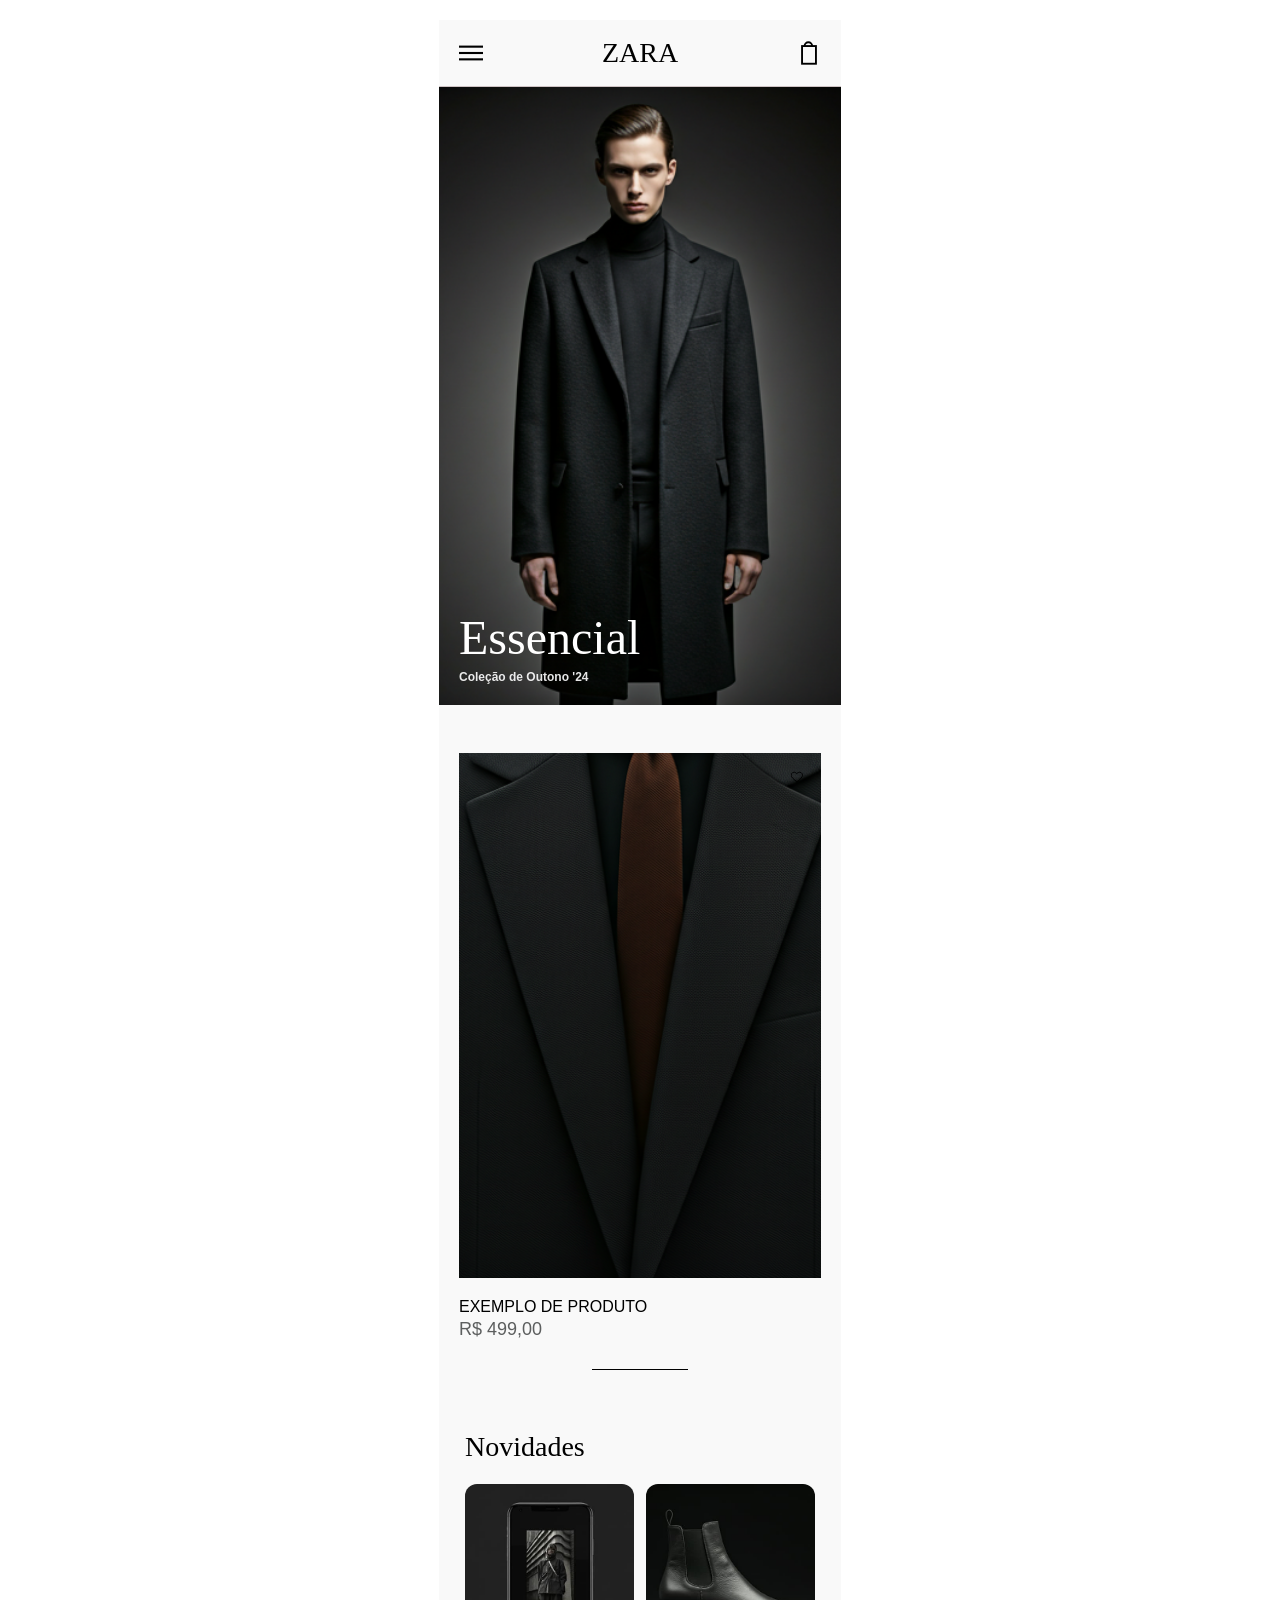
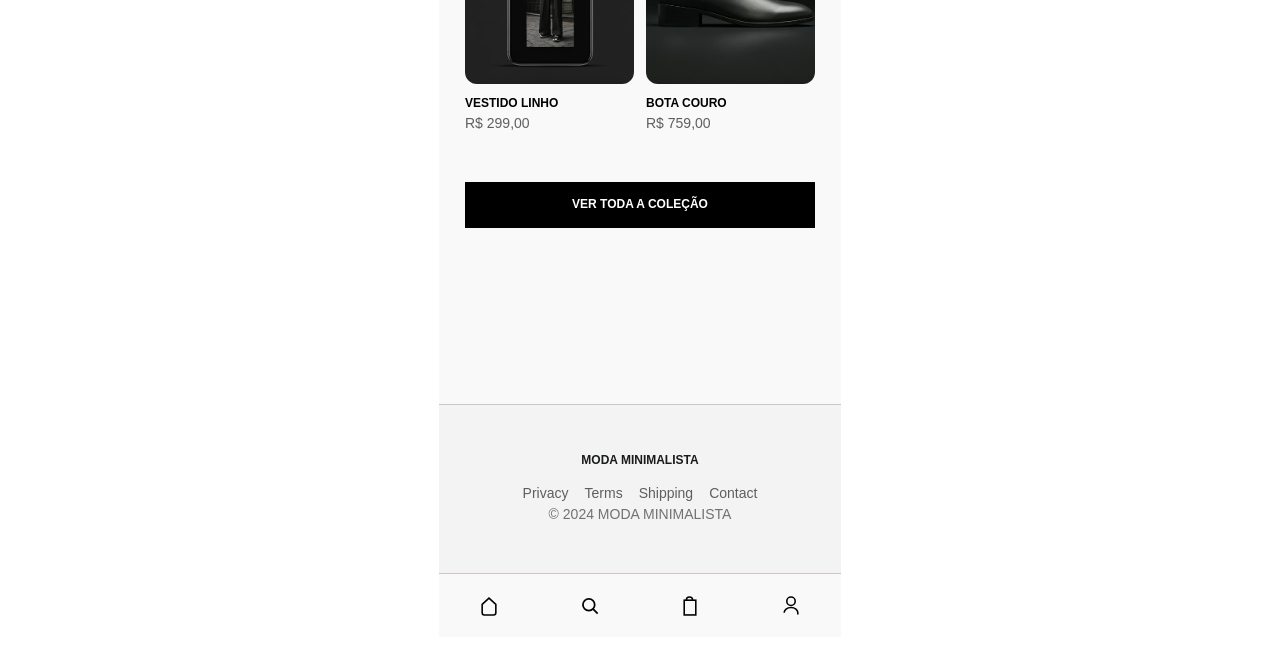
<file: index.html>
<!doctype html>
<html lang="pt-BR">
<head>
  <meta charset="utf-8" />
  <meta name="viewport" content="width=device-width, initial-scale=1" />
  <title>Zara - Wireframe</title>
  <link rel="stylesheet" href="style.css">
</head>
<body>
  <script src="script.js"></script>
  <div class="stage">
    <div class="frame" data-name="Tela Inicial - iPhone 17">
      
      <!-- Header - TopAppBar -->
      <div class="frame" data-name="Header - TopAppBar from JSON">
        <div class="frame" data-name="Container">
          <button class="header-icon" data-name="Menu" aria-label="Menu">
            <svg width="17" height="11" viewBox="0 0 17 11" fill="none">
              <line x1="0" y1="1" x2="17" y2="1" stroke="#000" stroke-width="1.5"/>
              <line x1="0" y1="5.5" x2="17" y2="5.5" stroke="#000" stroke-width="1.5"/>
              <line x1="0" y1="10" x2="17" y2="10" stroke="#000" stroke-width="1.5"/>
            </svg>
          </button>
        </div>
        <div class="frame" data-name="Heading 1">
          <div class="text" data-name="ZARA">ZARA</div>
        </div>
        <div class="frame" data-name="Container">
          <button class="header-icon" data-name="ShoppingBag" aria-label="Shopping Bag">
            <svg width="15" height="19" viewBox="0 0 15 19" fill="none">
              <rect x="2" y="4" width="11" height="14" stroke="#000" stroke-width="1.5"/>
              <path d="M4 4C4 2.34315 5.34315 1 7 1C8.65685 1 10 2.34315 10 4" stroke="#000" stroke-width="1.5" stroke-linecap="round"/>
            </svg>
          </button>
        </div>
      </div>

      <!-- Main Content -->
      <div class="frame" data-name="Main">
        
        <!-- Hero Section -->
        <div class="frame" data-name="Hero Section">
          <div class="frame" data-name="[base64]">
            <img class="hero-image" src="assets/figma/hero-image.png" alt="Coleção de Outono" />
          </div>
          <div class="frame" data-name="Container">
            <div class="frame" data-name="Heading 1">
              <div class="text" data-name="Essencial">Essencial</div>
            </div>
            <div class="frame" data-name="Container">
              <div class="text" data-name="Coleção de Outono '24">Coleção de Outono '24</div>
            </div>
          </div>
        </div>

        <!-- Featured Product Section -->
        <div class="frame" data-name="Featured Product Section (As per wireframe IMAGE_5)">
          <div class="frame" data-name="Container">
            <div class="frame" data-name="Background">
              <div class="frame" data-name="[base64]">
                <img class="featured-image" src="assets/figma/featured-product.png" alt="Exemplo de produto" />
              </div>
              <button class="featured-heart" aria-label="Favoritar">
                <svg width="20" height="18" viewBox="0 0 20 18" fill="none" xmlns="http://www.w3.org/2000/svg">
                  <path d="M10 17s-6.5-4.3-9-8.5C-0.9 5.2 1.4 1 5 1c1.9 0 3.6 1 4.5 2.5C10.9 2 12.6 1 14.5 1c3.6 0 5.9 4.2 4 7.5C16.5 12.7 10 17 10 17z" stroke="#000" stroke-width="1.5" fill="none" stroke-linecap="round" stroke-linejoin="round"/>
                </svg>
              </button>
            </div>
            <div class="frame" data-name="Container">
              <div class="frame" data-name="Container">
                <div class="frame" data-name="Heading 3">
                  <div class="text" data-name="EXEMPLO DE PRODUTO">EXEMPLO DE PRODUTO</div>
                </div>
                <div class="frame" data-name="Container">
                  <div class="text" data-name="R$ 499,00">R$ 499,00</div>
                </div>
              </div>
            </div>
          </div>
          <div class="rectangle" data-name="Horizontal Divider (Inspired by wireframe line)"></div>
        </div>

        <!-- Asymmetric Grid Section -->
        <div class="frame" data-name="Asymmetric Grid Section">
          <div class="frame" data-name="Container">
            <div class="frame" data-name="Heading 2">
              <div class="text" data-name="Novidades">Novidades</div>
            </div>
          </div>

          <div class="frame" data-name="Container">
            <div class="frame" data-name="Background">
              <div class="frame" data-name="[base64]">
                <img class="product-image" src="assets/figma/product1.png" alt="Vestido Linho" />
              </div>
            </div>
            <div class="frame" data-name="Container">
              <div class="frame" data-name="Container">
                <div class="text" data-name="VESTIDO LINHO">VESTIDO LINHO</div>
              </div>
              <div class="frame" data-name="Container">
                <div class="text" data-name="R$ 299,00">R$ 299,00</div>
              </div>
            </div>
          </div>

          <div class="frame" data-name="Container">
            <div class="frame" data-name="Background">
              <div class="frame" data-name="[base64]">
                <img class="product-image" src="assets/figma/product2.png" alt="Bota Couro" />
              </div>
            </div>
            <div class="frame" data-name="Container">
              <div class="frame" data-name="Container">
                <div class="text" data-name="BOTA COURO">BOTA COURO</div>
              </div>
              <div class="frame" data-name="Container">
                <div class="text" data-name="R$ 759,00">R$ 759,00</div>
              </div>
            </div>
          </div>
        </div>

        <!-- CTA Button -->
        <div class="frame" data-name="CTA Section → Button">
          <div class="text" data-name="VER TODA A COLEÇÃO">VER TODA A COLEÇÃO</div>
        </div>

      </div>

      <!-- Footer -->
      <div class="frame" data-name="Footer Component">
        <div class="frame" data-name="Container">
          <div class="text" data-name="MODA MINIMALISTA">MODA MINIMALISTA</div>
        </div>
        <div class="frame" data-name="Nav:margin">
          <div class="frame" data-name="Nav">
            <div class="frame" data-name="Link">
              <div class="text" data-name="Privacy">Privacy</div>
            </div>
            <div class="frame" data-name="Link:margin">
              <div class="frame" data-name="Link">
                <div class="text" data-name="Terms">Terms</div>
              </div>
            </div>
            <div class="frame" data-name="Link:margin">
              <div class="frame" data-name="Link">
                <div class="text" data-name="Shipping">Shipping</div>
              </div>
            </div>
            <div class="frame" data-name="Link:margin">
              <div class="frame" data-name="Link">
                <div class="text" data-name="Contact">Contact</div>
              </div>
            </div>
          </div>
        </div>
        <div class="frame" data-name="Margin">
          <div class="text" data-name="© 2024 MODA MINIMALISTA">© 2024 MODA MINIMALISTA</div>
        </div>
      </div>

      <!-- Bottom Navigation Bar -->
      <div class="frame" data-name="BottomNavBar Component">
        <button class="bottom-nav-icon" aria-label="Home">
          <svg width="17" height="19" viewBox="0 0 17 19" fill="none">
            <path d="M2 8L8.5 2L15 8V16C15 17.1046 14.1046 18 13 18H4C2.89543 18 2 17.1046 2 16V8Z" stroke="#000" stroke-width="1.5" fill="none"/>
          </svg>
        </button>
        <button class="bottom-nav-icon" aria-label="Search">
          <svg width="17" height="17" viewBox="0 0 17 17" fill="none">
            <circle cx="7.5" cy="7.5" r="5" stroke="#000" stroke-width="1.5" fill="none"/>
            <line x1="11" y1="11" x2="15" y2="15" stroke="#000" stroke-width="1.5"/>
          </svg>
        </button>
        <button class="bottom-nav-icon" aria-label="Bag">
          <svg width="15" height="19" viewBox="0 0 15 19" fill="none">
            <rect x="2" y="4" width="11" height="14" stroke="#000" stroke-width="1.5"/>
            <path d="M4 4C4 2.34315 5.34315 1 7 1C8.65685 1 10 2.34315 10 4" stroke="#000" stroke-width="1.5" stroke-linecap="round"/>
          </svg>
        </button>
        <button class="bottom-nav-icon" aria-label="Profile">
          <svg width="17" height="19" viewBox="0 0 17 19" fill="none">
            <circle cx="8.5" cy="5" r="4" stroke="#000" stroke-width="1.5" fill="none"/>
            <path d="M2 16C2 13.2386 4.68629 11 8.5 11C12.3137 11 15 13.2386 15 16V17.5" stroke="#000" stroke-width="1.5" fill="none"/>
          </svg>
        </button>
      </div>

    </div>
  </div>
</body>
</html>
</file>
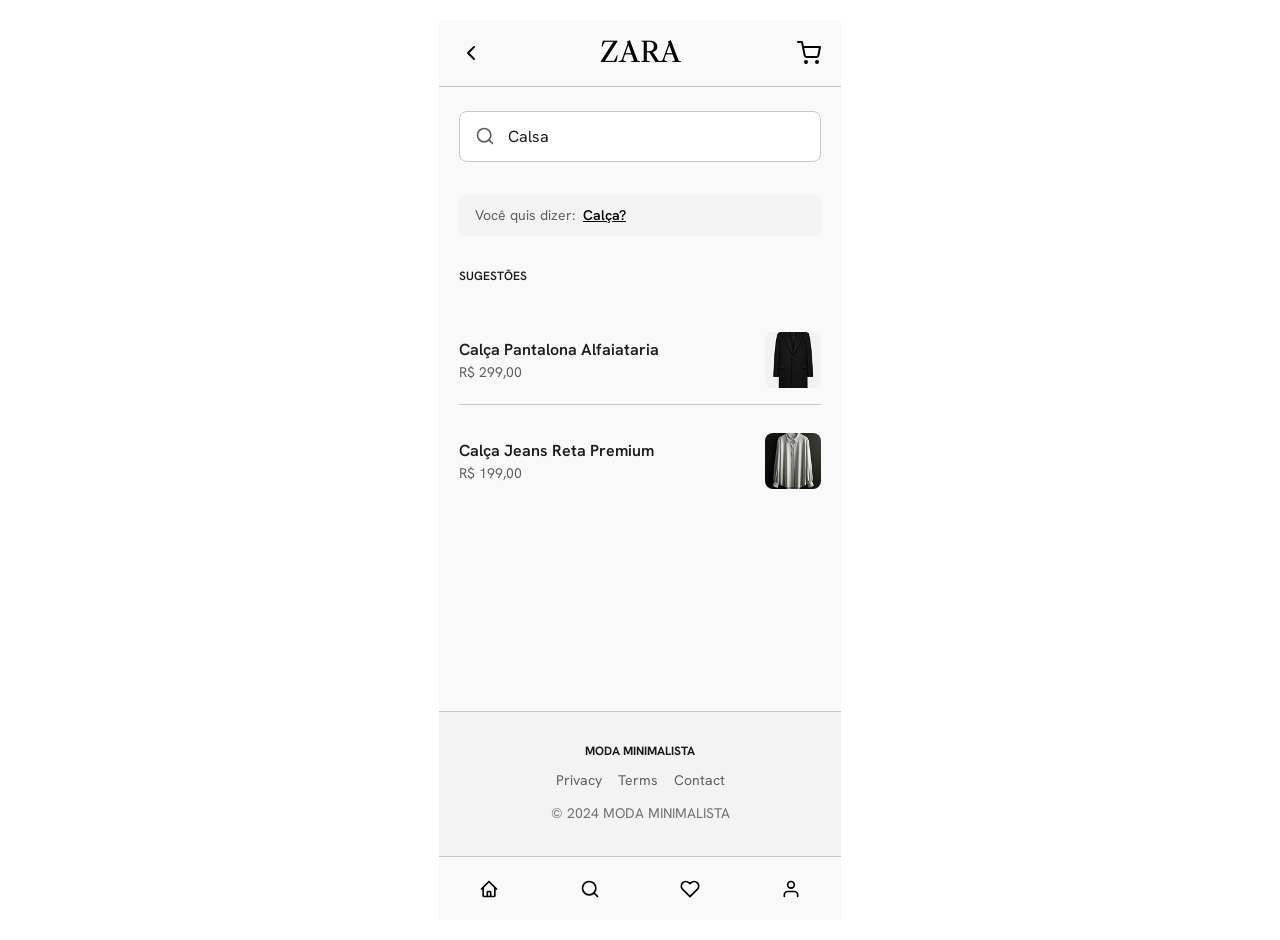
<file: busca.html>
<!DOCTYPE html>
<html lang="pt-BR">
<head>
  <meta charset="UTF-8">
  <meta name="viewport" content="width=device-width, initial-scale=1.0">
  <title>ZARA · Busca</title>
  <!-- Fonte Hanken Grotesk + Libre Caslon Text -->
  <link rel="preconnect" href="https://fonts.googleapis.com">
  <link rel="preconnect" href="https://fonts.gstatic.com" crossorigin>
  <link href="https://fonts.googleapis.com/css2?family=Hanken+Grotesk:ital,wght@0,400;0,500;0,600;0,700;1,400&family=Libre+Caslon+Text:ital,wght@0,400;0,700;1,400&display=swap" rel="stylesheet">
  <link rel="stylesheet" href="style.css">
</head>
<body>
    <script src="script.js"></script>
  <div class="stage">
    <div class="search-frame">

      <!-- HEADER -->
      <div class="search-header">
        <button class="header-icon" aria-label="Voltar">
          <svg viewBox="0 0 24 24" fill="none" stroke="currentColor" stroke-width="2" stroke-linecap="round" stroke-linejoin="round">
            <polyline points="15 18 9 12 15 6"></polyline>
          </svg>
        </button>
        <span class="search-logo">ZARA</span>
        <button class="header-icon" aria-label="Carrinho">
          <svg viewBox="0 0 24 24" fill="none" stroke="currentColor" stroke-width="2" stroke-linecap="round" stroke-linejoin="round">
            <circle cx="9" cy="21" r="1"></circle>
            <circle cx="20" cy="21" r="1"></circle>
            <path d="M1 1h4l2.68 13.39a2 2 0 0 0 2 1.61h9.72a2 2 0 0 0 2-1.61L23 6H6"></path>
          </svg>
        </button>
      </div>

      <!-- MAIN -->
      <div class="search-main">

        <!-- Search input -->
        <div class="search-input-wrapper">
          <span class="search-icon">
            <svg viewBox="0 0 24 24" fill="none" stroke="currentColor" stroke-width="2" stroke-linecap="round" stroke-linejoin="round">
              <circle cx="11" cy="11" r="8"></circle>
              <line x1="21" y1="21" x2="16.65" y2="16.65"></line>
            </svg>
          </span>
          <input type="text" placeholder="Buscar..." value="Calsa">
        </div>

        <!-- "Você quis dizer" -->
        <div class="search-suggestion">
          <span class="did-you-mean">Você quis dizer:</span>
          <span class="correction">Calça?</span>
        </div>

        <!-- Suggestions -->
        <p class="search-suggestions-title">SUGESTÕES</p>

        <div class="search-suggestions">
          <a href="#" class="search-suggestion-item">
            <div class="product-info">
              <span class="product-name">Calça Pantalona Alfaiataria</span>
              <span class="product-price">R$ 299,00</span>
            </div>
            <div class="product-thumb">
              <img src="assets/figma/Luxury fashion item.png" alt="Calça Pantalona">
            </div>
          </a>

          <a href="#" class="search-suggestion-item">
            <div class="product-info">
              <span class="product-name">Calça Jeans Reta Premium</span>
              <span class="product-price">R$ 199,00</span>
            </div>
            <div class="product-thumb">
              <img src="assets/figma/Luxury apparel.png" alt="Calça Jeans">
            </div>
          </a>
        </div>

      </div>

      <!-- FOOTER -->
      <div class="search-footer">
        <p class="footer-brand">MODA MINIMALISTA</p>
        <div class="footer-nav">
          <a href="#">Privacy</a>
          <a href="#">Terms</a>
          <a href="#">Contact</a>
        </div>
        <p class="footer-copy">© 2024 MODA MINIMALISTA</p>
      </div>

      <!-- BOTTOM NAV -->
      <div class="bottom-nav">
        <button class="nav-icon" aria-label="Início">
          <svg viewBox="0 0 24 24" fill="none" stroke="currentColor" stroke-width="2" stroke-linecap="round" stroke-linejoin="round">
            <path d="M3 12l2-2m0 0l7-7 7 7M5 10v10a1 1 0 001 1h3m10-11l2 2m-2-2v10a1 1 0 01-1 1h-3m-6 0a1 1 0 001-1v-4a1 1 0 011-1h2a1 1 0 011 1v4a1 1 0 001 1m-6 0h6"></path>
          </svg>
        </button>
        <button class="nav-icon" aria-label="Busca">
          <svg viewBox="0 0 24 24" fill="none" stroke="currentColor" stroke-width="2" stroke-linecap="round" stroke-linejoin="round">
            <circle cx="11" cy="11" r="8"></circle>
            <line x1="21" y1="21" x2="16.65" y2="16.65"></line>
          </svg>
        </button>
        <button class="nav-icon" aria-label="Favoritos">
          <svg viewBox="0 0 24 24" fill="none" stroke="currentColor" stroke-width="2" stroke-linecap="round" stroke-linejoin="round">
            <path d="M20.84 4.61a5.5 5.5 0 00-7.78 0L12 5.67l-1.06-1.06a5.5 5.5 0 00-7.78 7.78l1.06 1.06L12 21.23l7.78-7.78 1.06-1.06a5.5 5.5 0 000-7.78z"></path>
          </svg>
        </button>
        <button class="nav-icon" aria-label="Perfil">
          <svg viewBox="0 0 24 24" fill="none" stroke="currentColor" stroke-width="2" stroke-linecap="round" stroke-linejoin="round">
            <path d="M20 21v-2a4 4 0 00-4-4H8a4 4 0 00-4 4v2"></path>
            <circle cx="12" cy="7" r="4"></circle>
          </svg>
        </button>
      </div>

    </div>
  </div>
</body>
</html>
</file>
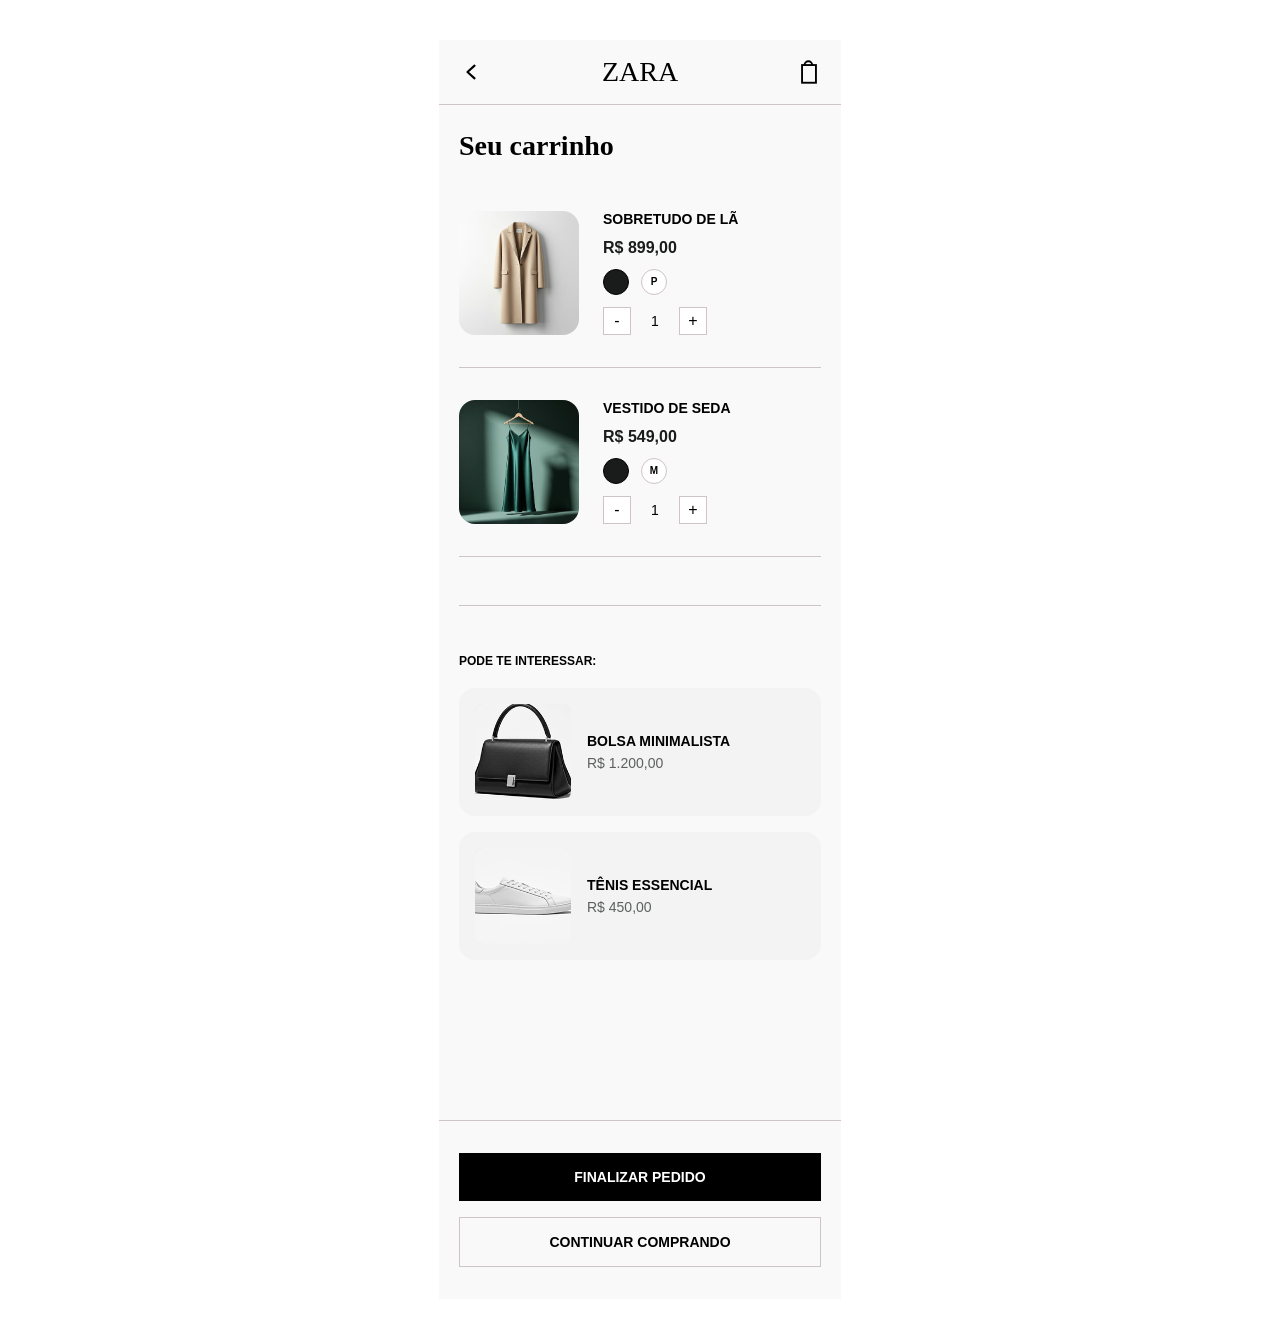
<file: cart.html>
<!doctype html>
<html lang="pt-BR">
<head>
  <meta charset="utf-8" />
  <meta name="viewport" content="width=device-width, initial-scale=1" />
  <title>Zara - Carrinho</title>
  <link rel="stylesheet" href="style.css">
</head>
<body>
  <script src="script.js"></script>
  <div class="cart-stage">
    <div class="cart-frame">
      <header class="cart-topbar">
        <button class="header-icon" aria-label="Voltar">
          <svg width="17" height="17" viewBox="0 0 17 17" fill="none" xmlns="http://www.w3.org/2000/svg">
            <path d="M11 4L6 8.5L11 13" stroke="#000" stroke-width="1.5" stroke-linecap="round" stroke-linejoin="round"/>
          </svg>
        </button>
        <div class="cart-logo">ZARA</div>
        <button class="header-icon" aria-label="Carrinho">
          <svg width="15" height="19" viewBox="0 0 15 19" fill="none" xmlns="http://www.w3.org/2000/svg">
            <rect x="2" y="4" width="11" height="14" stroke="#000" stroke-width="1.5"/>
            <path d="M4 4C4 2.34315 5.34315 1 7 1C8.65685 1 10 2.34315 10 4" stroke="#000" stroke-width="1.5" stroke-linecap="round"/>
          </svg>
        </button>
      </header>

      <main class="cart-main">
        <section class="cart-headline">
          <h1>Seu carrinho</h1>
        </section>

        <section class="cart-items-list">
          <article class="cart-item">
            <div class="cart-item-media">
              <img src="assets/figma/cart-item-1.png" alt="Sobretudo de Lã" />
            </div>
            <div class="cart-item-info">
              <div class="cart-item-title">SOBRETUDO DE LÃ</div>
              <div class="cart-item-price">R$ 899,00</div>
              <div class="cart-item-selectors">
                <div class="cart-selector color-swatch"></div>
                <div class="cart-selector size-pill">P</div>
              </div>
              <div class="cart-quantity">
                <button aria-label="Diminuir">-</button>
                <span>1</span>
                <button aria-label="Aumentar">+</button>
              </div>
            </div>
          </article>

          <article class="cart-item">
            <div class="cart-item-media">
              <img src="assets/figma/cart-item-2.png" alt="Vestido de Seda" />
            </div>
            <div class="cart-item-info">
              <div class="cart-item-title">VESTIDO DE SEDA</div>
              <div class="cart-item-price">R$ 549,00</div>
              <div class="cart-item-selectors">
                <div class="cart-selector color-swatch"></div>
                <div class="cart-selector size-pill">M</div>
              </div>
              <div class="cart-quantity">
                <button aria-label="Diminuir">-</button>
                <span>1</span>
                <button aria-label="Aumentar">+</button>
              </div>
            </div>
          </article>
        </section>

        <section class="recommendation-section">
          <h2>Pode te interessar:</h2>
          <div class="recommendation-list">
            <article class="recommendation-card">
              <div class="recommendation-background">
                <img src="assets/figma/recommended-1.png" alt="Bolsa Minimalista" />
              </div>
              <div class="recommendation-content">
                <div class="recommendation-name">BOLSA MINIMALISTA</div>
                <div class="recommendation-price">R$ 1.200,00</div>
              </div>
            </article>
            <article class="recommendation-card">
              <div class="recommendation-background">
                <img src="assets/figma/recommended-2.png" alt="Tênis Essencial" />
              </div>
              <div class="recommendation-content">
                <div class="recommendation-name">TÊNIS ESSENCIAL</div>
                <div class="recommendation-price">R$ 450,00</div>
              </div>
            </article>
          </div>
        </section>
      </main>

      <footer class="cart-sticky-footer">
        <button class="cart-action primary">Finalizar Pedido</button>
        <button class="cart-action secondary">Continuar comprando</button>
      </footer>
    </div>
  </div>
</body>
</html>
</file>
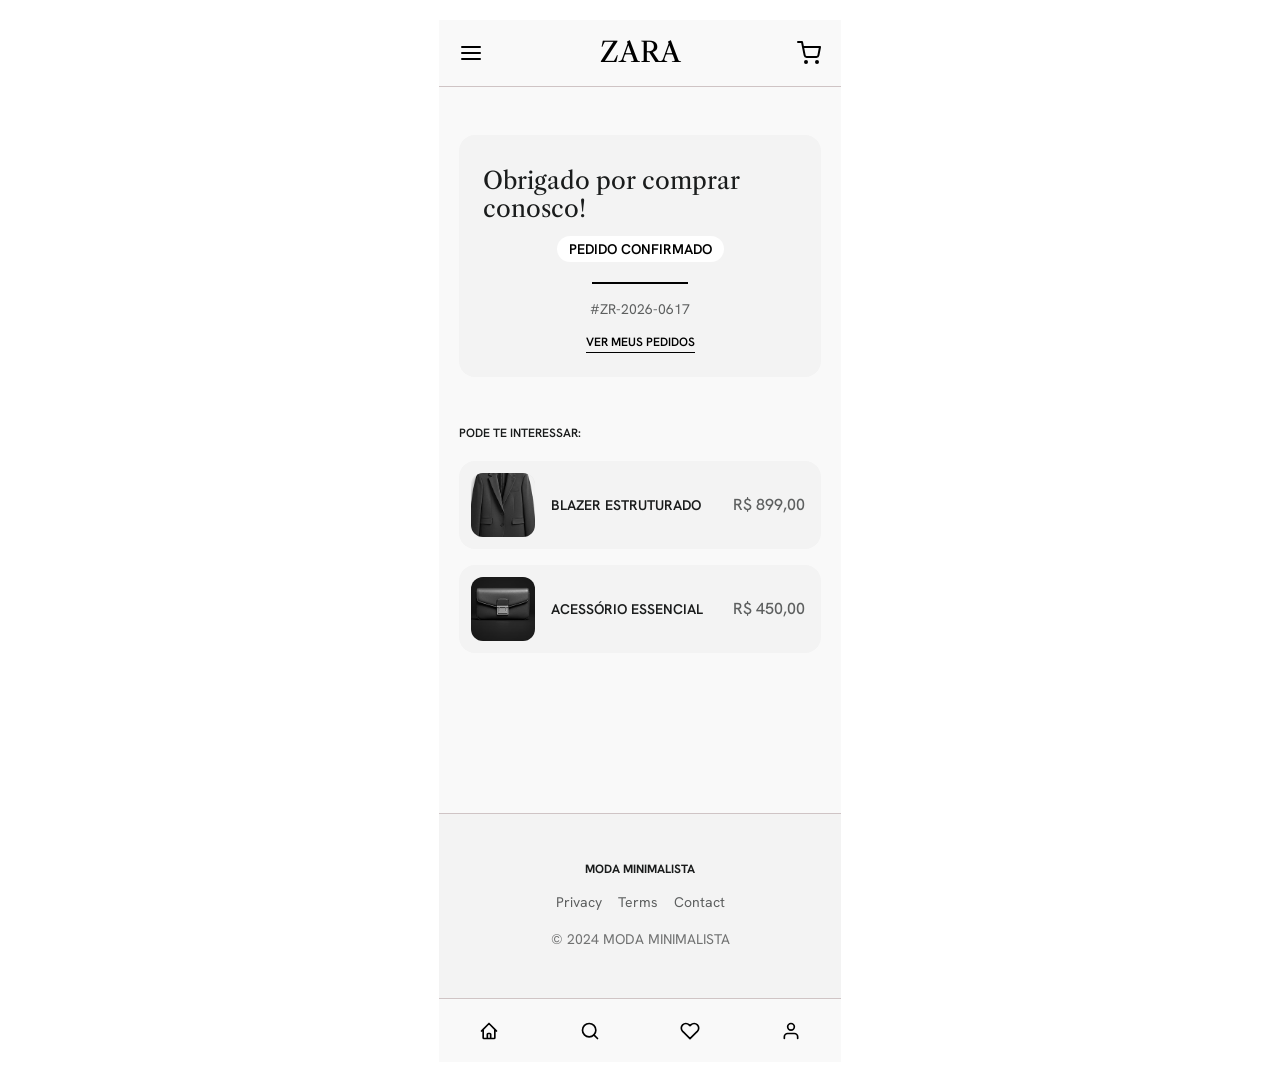
<file: confirmation.html>
<!DOCTYPE html>
<html lang="pt-BR">
<head>
  <meta charset="UTF-8">
  <meta name="viewport" content="width=device-width, initial-scale=1.0">
  <title>ZARA · Pedido Confirmado</title>
  <!-- Fonte Hanken Grotesk + Libre Caslon Text -->
  <link rel="preconnect" href="https://fonts.googleapis.com">
  <link rel="preconnect" href="https://fonts.gstatic.com" crossorigin>
  <link href="https://fonts.googleapis.com/css2?family=Hanken+Grotesk:ital,wght@0,400;0,500;0,600;0,700;1,400&family=Libre+Caslon+Text:ital,wght@0,400;0,700;1,400&display=swap" rel="stylesheet">
<link rel="stylesheet" href="style.css">
</head>
<body>
    <script src="script.js"></script>
  <div class="stage">
    <!-- Tela de finalização (confirmação) -->
    <div class="finalize-frame">
      
      <!-- HEADER (igual ao style.css) -->
      <div class="finalize-header">
        <button class="header-icon" aria-label="Menu">
          <svg viewBox="0 0 24 24" fill="none" stroke="currentColor" stroke-width="2" stroke-linecap="round" stroke-linejoin="round">
            <line x1="3" y1="6" x2="21" y2="6"></line>
            <line x1="3" y1="12" x2="21" y2="12"></line>
            <line x1="3" y1="18" x2="21" y2="18"></line>
          </svg>
        </button>
        <span class="finalize-logo">ZARA</span>
        <button class="header-icon" aria-label="Carrinho">
          <svg viewBox="0 0 24 24" fill="none" stroke="currentColor" stroke-width="2" stroke-linecap="round" stroke-linejoin="round">
            <circle cx="9" cy="21" r="1"></circle>
            <circle cx="20" cy="21" r="1"></circle>
            <path d="M1 1h4l2.68 13.39a2 2 0 0 0 2 1.61h9.72a2 2 0 0 0 2-1.61L23 6H6"></path>
          </svg>
        </button>
      </div>

      <!-- MAIN -->
      <div class="finalize-main">

        <!-- Card de confirmação -->
        <div class="confirmation-card">
          <p class="thank-you">Obrigado por comprar conosco!</p>
          <p class="order-status">PEDIDO CONFIRMADO</p>
          <div class="divider"></div>
          <p class="order-number">#ZR-2026-0617</p>
          <a href="#" class="cta-link">Ver meus pedidos</a>
        </div>

        <!-- Pode te interessar -->
        <div class="also-like">
          <p class="section-label">Pode te interessar:</p>
          <div class="product-row">
            <div class="product-item">
              <div class="product-thumb">
                <img src="assets/figma/Recommended Product 1.png" alt="BLAZER ESTRUTURADO">
              </div>
              <div class="product-info">
                <span class="product-name">BLAZER ESTRUTURADO</span>
                <span class="product-price">R$ 899,00</span>
              </div>
            </div>
            <div class="product-item">
              <div class="product-thumb">
                <img src="assets/figma/Recommended Product 2.png" alt="ACESSÓRIO ESSENCIAL">
              </div>
              <div class="product-info">
                <span class="product-name">ACESSÓRIO ESSENCIAL</span>
                <span class="product-price">R$ 450,00</span>
              </div>
            </div>
          </div>
        </div>

      </div>

      <!-- FOOTER (igual ao da home) -->
      <div class="finalize-footer">
        <p class="footer-brand">MODA MINIMALISTA</p>
        <div class="footer-nav">
          <a href="#">Privacy</a>
          <a href="#">Terms</a>
          <a href="#">Contact</a>
        </div>
        <p class="footer-copy">© 2024 MODA MINIMALISTA</p>
      </div>

      <!-- Bottom Navigation (igual ao style.css) -->
      <div class="bottom-nav">
        <button class="nav-icon" aria-label="Início">
          <svg viewBox="0 0 24 24" fill="none" stroke="currentColor" stroke-width="2" stroke-linecap="round" stroke-linejoin="round">
            <path d="M3 12l2-2m0 0l7-7 7 7M5 10v10a1 1 0 001 1h3m10-11l2 2m-2-2v10a1 1 0 01-1 1h-3m-6 0a1 1 0 001-1v-4a1 1 0 011-1h2a1 1 0 011 1v4a1 1 0 001 1m-6 0h6"></path>
          </svg>
        </button>
        <button class="nav-icon" aria-label="Busca">
          <svg viewBox="0 0 24 24" fill="none" stroke="currentColor" stroke-width="2" stroke-linecap="round" stroke-linejoin="round">
            <circle cx="11" cy="11" r="8"></circle>
            <line x1="21" y1="21" x2="16.65" y2="16.65"></line>
          </svg>
        </button>
        <button class="nav-icon" aria-label="Favoritos">
          <svg viewBox="0 0 24 24" fill="none" stroke="currentColor" stroke-width="2" stroke-linecap="round" stroke-linejoin="round">
            <path d="M20.84 4.61a5.5 5.5 0 00-7.78 0L12 5.67l-1.06-1.06a5.5 5.5 0 00-7.78 7.78l1.06 1.06L12 21.23l7.78-7.78 1.06-1.06a5.5 5.5 0 000-7.78z"></path>
          </svg>
        </button>
        <button class="nav-icon" aria-label="Perfil">
          <svg viewBox="0 0 24 24" fill="none" stroke="currentColor" stroke-width="2" stroke-linecap="round" stroke-linejoin="round">
            <path d="M20 21v-2a4 4 0 00-4-4H8a4 4 0 00-4 4v2"></path>
            <circle cx="12" cy="7" r="4"></circle>
          </svg>
        </button>
      </div>

    </div>
  </div>
</body>
</html>
</file>
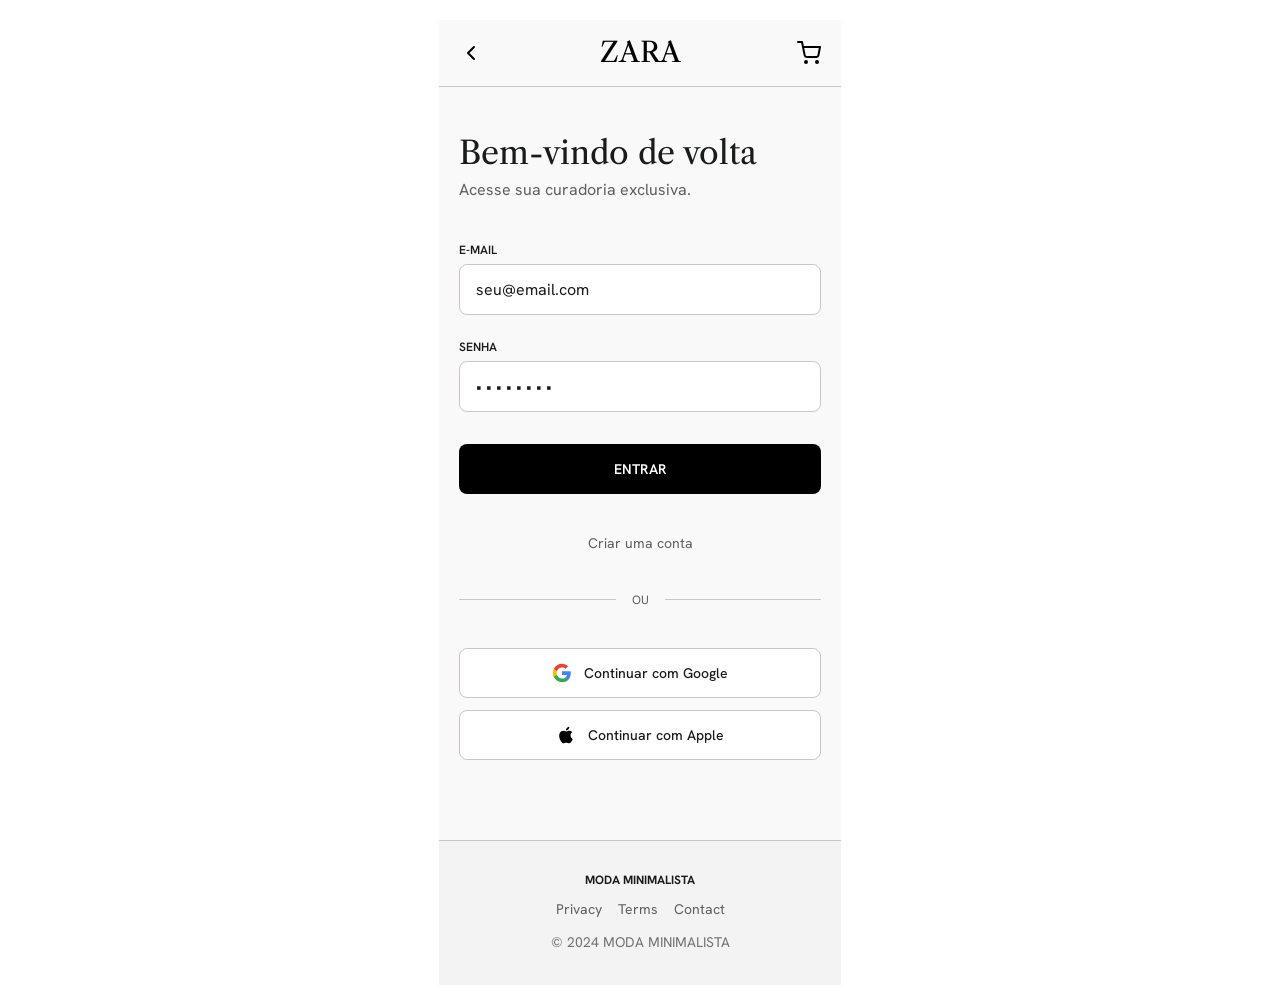
<file: login.html>
<!DOCTYPE html>
<html lang="pt-BR">
<head>
  <meta charset="UTF-8">
  <meta name="viewport" content="width=device-width, initial-scale=1.0">
  <title>ZARA · Login</title>
  <!-- Fonte Hanken Grotesk + Libre Caslon Text -->
  <link rel="preconnect" href="https://fonts.googleapis.com">
  <link rel="preconnect" href="https://fonts.gstatic.com" crossorigin>
  <link href="https://fonts.googleapis.com/css2?family=Hanken+Grotesk:ital,wght@0,400;0,500;0,600;0,700;1,400&family=Libre+Caslon+Text:ital,wght@0,400;0,700;1,400&display=swap" rel="stylesheet">
  <link rel="stylesheet" href="style.css">
</head>
<body>
    <script src="script.js"></script>
  <div class="stage">
    <div class="login-frame">

      <!-- HEADER -->
      <div class="login-header">
        <button class="header-icon" aria-label="Voltar">
          <svg viewBox="0 0 24 24" fill="none" stroke="currentColor" stroke-width="2" stroke-linecap="round" stroke-linejoin="round">
            <polyline points="15 18 9 12 15 6"></polyline>
          </svg>
        </button>
        <span class="login-logo">ZARA</span>
        <button class="header-icon" aria-label="Carrinho">
          <svg viewBox="0 0 24 24" fill="none" stroke="currentColor" stroke-width="2" stroke-linecap="round" stroke-linejoin="round">
            <circle cx="9" cy="21" r="1"></circle>
            <circle cx="20" cy="21" r="1"></circle>
            <path d="M1 1h4l2.68 13.39a2 2 0 0 0 2 1.61h9.72a2 2 0 0 0 2-1.61L23 6H6"></path>
          </svg>
        </button>
      </div>

      <!-- MAIN -->
      <div class="login-main">

        <!-- Welcome -->
        <div class="login-welcome">
          <h1>Bem-vindo de volta</h1>
          <p>Acesse sua curadoria exclusiva.</p>
        </div>

        <!-- Form -->
        <form class="login-form" onsubmit="event.preventDefault(); alert('Login realizado com sucesso!');">
          <div class="form-group">
            <label for="email">E-MAIL</label>
            <input type="email" id="email" placeholder="seu@email.com" value="seu@email.com">
          </div>

          <div class="form-group">
            <label for="password">SENHA</label>
            <input type="password" id="password" placeholder="********" value="********">
          </div>

          <button type="submit" class="login-btn">Entrar</button>
        </form>

        <!-- Sign up link -->
        <p class="login-signup">
          Criar uma conta
        </p>

        <!-- Divider -->
        <div class="login-divider">
          <span class="line"></span>
          <span class="text">OU</span>
          <span class="line"></span>
        </div>

        <!-- Social buttons -->
        <div class="login-social">
          <button class="social-btn google">
            <svg viewBox="0 0 24 24" xmlns="http://www.w3.org/2000/svg">
              <path d="M22.56 12.25c0-.78-.07-1.53-.2-2.25H12v4.26h5.92c-.26 1.37-1.04 2.53-2.21 3.31v2.77h3.57c2.08-1.92 3.28-4.74 3.28-8.09z" fill="#4285F4"/>
              <path d="M12 23c2.97 0 5.46-.98 7.28-2.66l-3.57-2.77c-.98.66-2.23 1.06-3.71 1.06-2.86 0-5.29-1.93-6.16-4.53H2.18v2.84C3.99 20.53 7.7 23 12 23z" fill="#34A853"/>
              <path d="M5.84 14.09c-.22-.66-.35-1.36-.35-2.09s.13-1.43.35-2.09V7.07H2.18C1.43 8.55 1 10.22 1 12s.43 3.45 1.18 4.93l2.85-2.22.81-.62z" fill="#FBBC05"/>
              <path d="M12 5.38c1.62 0 3.06.56 4.21 1.64l3.15-3.15C17.45 2.09 14.97 1 12 1 7.7 1 3.99 3.47 2.18 7.07l3.66 2.84c.87-2.6 3.3-4.53 6.16-4.53z" fill="#EA4335"/>
            </svg>
            Continuar com Google
          </button>

          <button class="social-btn apple">
            <svg viewBox="0 0 24 24" xmlns="http://www.w3.org/2000/svg">
              <path d="M18.71 19.5c-.83 1.24-1.71 2.45-3.05 2.47-1.34.03-1.77-.79-3.29-.79-1.53 0-2 .77-3.27.82-1.31.05-2.3-1.32-3.14-2.53C4.25 17 2.94 12.45 4.7 9.39c.87-1.52 2.43-2.48 4.12-2.51 1.28-.02 2.5.87 3.29.87.78 0 2.26-1.07 3.8-.91.65.03 2.47.26 3.64 1.98-.09.06-2.17 1.28-2.15 3.81.03 3.02 2.65 4.03 2.68 4.04-.03.07-.42 1.44-1.38 2.83M13 3.5c.73-.83 1.94-1.46 2.94-1.5.13 1.17-.34 2.35-1.04 3.19-.69.85-1.83 1.51-2.95 1.42-.15-1.15.41-2.35 1.05-3.11z"/>
            </svg>
            Continuar com Apple
          </button>
        </div>

      </div>

      <!-- FOOTER -->
      <div class="login-footer">
        <p class="footer-brand">MODA MINIMALISTA</p>
        <div class="footer-nav">
          <a href="#">Privacy</a>
          <a href="#">Terms</a>
          <a href="#">Contact</a>
        </div>
        <p class="footer-copy">© 2024 MODA MINIMALISTA</p>
      </div>

    </div>
  </div>
</body>
</html>
</file>
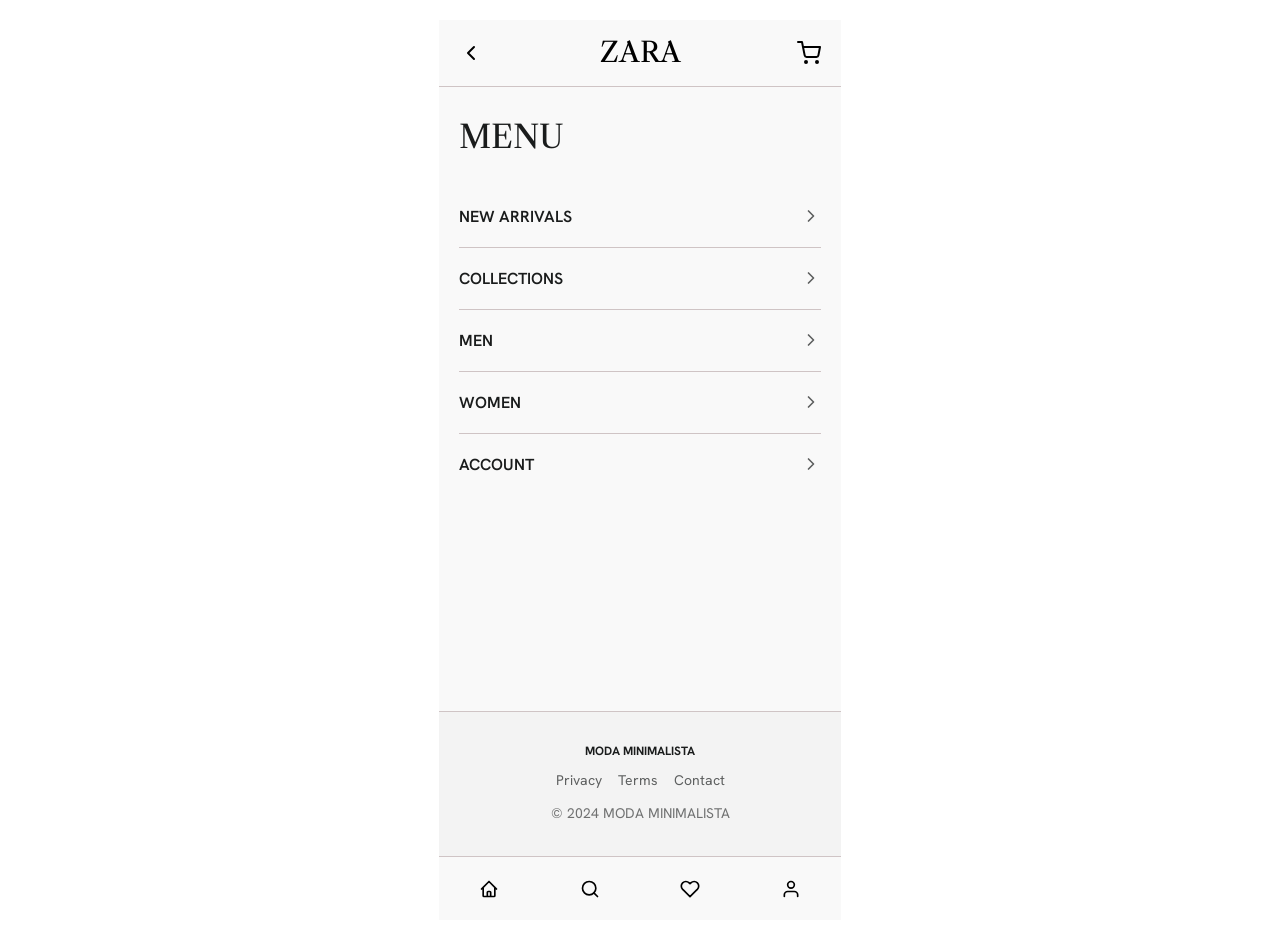
<file: menu.html>
<!DOCTYPE html>
<html lang="pt-BR">
<head>
  <meta charset="UTF-8">
  <meta name="viewport" content="width=device-width, initial-scale=1.0">
  <title>ZARA · Menu</title>
  <!-- Fonte Hanken Grotesk + Libre Caslon Text -->
  <link rel="preconnect" href="https://fonts.googleapis.com">
  <link rel="preconnect" href="https://fonts.gstatic.com" crossorigin>
  <link href="https://fonts.googleapis.com/css2?family=Hanken+Grotesk:ital,wght@0,400;0,500;0,600;0,700;1,400&family=Libre+Caslon+Text:ital,wght@0,400;0,700;1,400&display=swap" rel="stylesheet">
  <link rel="stylesheet" href="style.css">
</head>
<body>
  <script src="script.js"></script>
  <div class="stage">
    <div class="menu-frame">

      <!-- HEADER -->
      <div class="menu-header">
        <button class="header-icon" aria-label="Voltar">
          <svg viewBox="0 0 24 24" fill="none" stroke="currentColor" stroke-width="2" stroke-linecap="round" stroke-linejoin="round">
            <polyline points="15 18 9 12 15 6"></polyline>
          </svg>
        </button>
        <span class="menu-logo">ZARA</span>
        <button class="header-icon" aria-label="Carrinho">
          <svg viewBox="0 0 24 24" fill="none" stroke="currentColor" stroke-width="2" stroke-linecap="round" stroke-linejoin="round">
            <circle cx="9" cy="21" r="1"></circle>
            <circle cx="20" cy="21" r="1"></circle>
            <path d="M1 1h4l2.68 13.39a2 2 0 0 0 2 1.61h9.72a2 2 0 0 0 2-1.61L23 6H6"></path>
          </svg>
        </button>
      </div>

      <!-- MAIN -->
      <div class="menu-main">
        <h1 class="menu-title">MENU</h1>

        <div class="menu-list">
          <a href="#" class="menu-item">
            <span class="item-label">NEW ARRIVALS</span>
            <span class="item-icon">
              <svg viewBox="0 0 24 24" fill="none" stroke="currentColor" stroke-width="2" stroke-linecap="round" stroke-linejoin="round">
                <polyline points="9 18 15 12 9 6"></polyline>
              </svg>
            </span>
          </a>

          <a href="#" class="menu-item">
            <span class="item-label">COLLECTIONS</span>
            <span class="item-icon">
              <svg viewBox="0 0 24 24" fill="none" stroke="currentColor" stroke-width="2" stroke-linecap="round" stroke-linejoin="round">
                <polyline points="9 18 15 12 9 6"></polyline>
              </svg>
            </span>
          </a>

          <a href="#" class="menu-item">
            <span class="item-label">MEN</span>
            <span class="item-icon">
              <svg viewBox="0 0 24 24" fill="none" stroke="currentColor" stroke-width="2" stroke-linecap="round" stroke-linejoin="round">
                <polyline points="9 18 15 12 9 6"></polyline>
              </svg>
            </span>
          </a>

          <a href="#" class="menu-item">
            <span class="item-label">WOMEN</span>
            <span class="item-icon">
              <svg viewBox="0 0 24 24" fill="none" stroke="currentColor" stroke-width="2" stroke-linecap="round" stroke-linejoin="round">
                <polyline points="9 18 15 12 9 6"></polyline>
              </svg>
            </span>
          </a>

          <a href="#" class="menu-item">
            <span class="item-label">ACCOUNT</span>
            <span class="item-icon">
              <svg viewBox="0 0 24 24" fill="none" stroke="currentColor" stroke-width="2" stroke-linecap="round" stroke-linejoin="round">
                <polyline points="9 18 15 12 9 6"></polyline>
              </svg>
            </span>
          </a>
        </div>
      </div>

      <!-- FOOTER -->
      <div class="menu-footer">
        <p class="footer-brand">MODA MINIMALISTA</p>
        <div class="footer-nav">
          <a href="#">Privacy</a>
          <a href="#">Terms</a>
          <a href="#">Contact</a>
        </div>
        <p class="footer-copy">© 2024 MODA MINIMALISTA</p>
      </div>

      <!-- BOTTOM NAV -->
      <div class="bottom-nav">
        <button class="nav-icon" aria-label="Início">
          <svg viewBox="0 0 24 24" fill="none" stroke="currentColor" stroke-width="2" stroke-linecap="round" stroke-linejoin="round">
            <path d="M3 12l2-2m0 0l7-7 7 7M5 10v10a1 1 0 001 1h3m10-11l2 2m-2-2v10a1 1 0 01-1 1h-3m-6 0a1 1 0 001-1v-4a1 1 0 011-1h2a1 1 0 011 1v4a1 1 0 001 1m-6 0h6"></path>
          </svg>
        </button>
        <button class="nav-icon" aria-label="Busca">
          <svg viewBox="0 0 24 24" fill="none" stroke="currentColor" stroke-width="2" stroke-linecap="round" stroke-linejoin="round">
            <circle cx="11" cy="11" r="8"></circle>
            <line x1="21" y1="21" x2="16.65" y2="16.65"></line>
          </svg>
        </button>
        <button class="nav-icon" aria-label="Favoritos">
          <svg viewBox="0 0 24 24" fill="none" stroke="currentColor" stroke-width="2" stroke-linecap="round" stroke-linejoin="round">
            <path d="M20.84 4.61a5.5 5.5 0 00-7.78 0L12 5.67l-1.06-1.06a5.5 5.5 0 00-7.78 7.78l1.06 1.06L12 21.23l7.78-7.78 1.06-1.06a5.5 5.5 0 000-7.78z"></path>
          </svg>
        </button>
        <button class="nav-icon" aria-label="Perfil">
          <svg viewBox="0 0 24 24" fill="none" stroke="currentColor" stroke-width="2" stroke-linecap="round" stroke-linejoin="round">
            <path d="M20 21v-2a4 4 0 00-4-4H8a4 4 0 00-4 4v2"></path>
            <circle cx="12" cy="7" r="4"></circle>
          </svg>
        </button>
      </div>

    </div>
  </div>
</body>
</html>
</file>
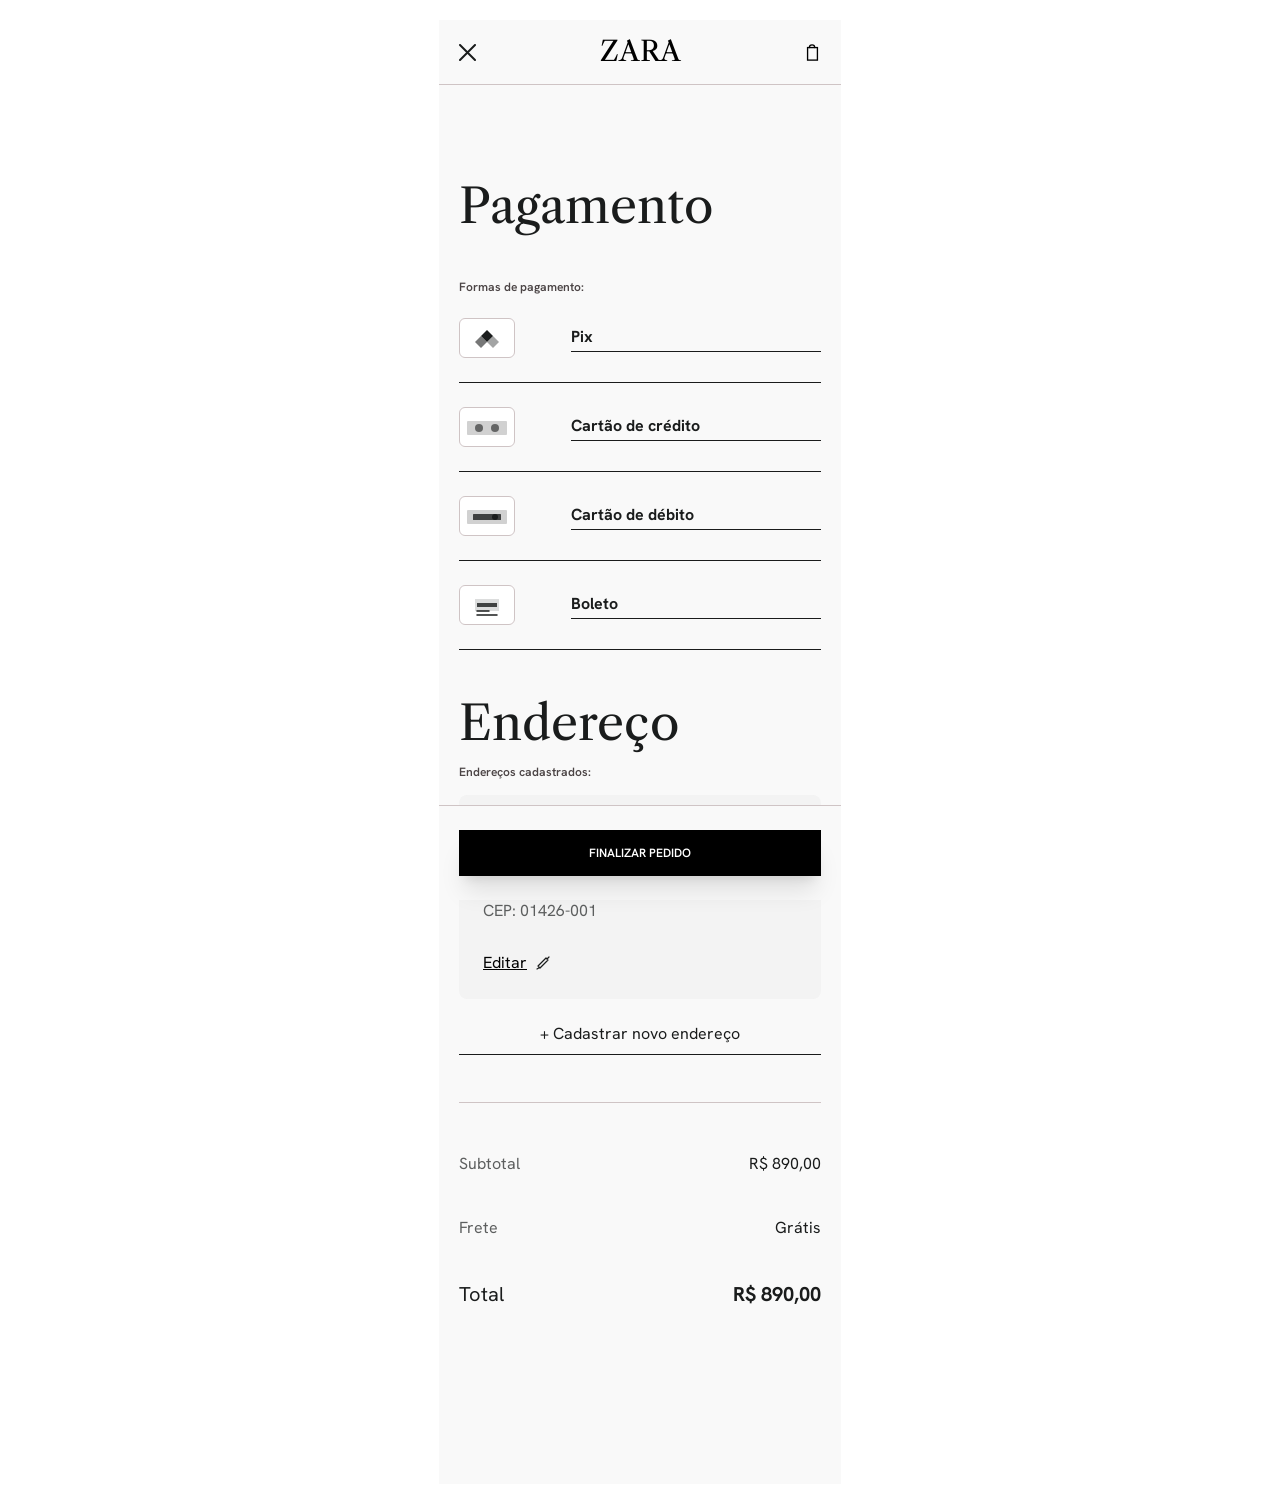
<file: payment.html>
<!DOCTYPE html>
<html lang="pt-BR">
<head>
    <meta charset="UTF-8">
    <meta name="viewport" content="width=device-width, initial-scale=1.0">
    <title>Pagamento - Zara</title>
    <link rel="stylesheet" href="style.css">
    <!-- fonts (fallback) -->
    <link rel="preconnect" href="https://fonts.googleapis.com">
    <link rel="preconnect" href="https://fonts.gstatic.com" crossorigin>
    <link href="https://fonts.googleapis.com/css2?family=Libre+Caslon+Text:ital,wght@0,400;0,700;1,400&family=Hanken+Grotesk:ital,wght@0,100..900;1,100..900&display=swap" rel="stylesheet">
</head>
<body>
    <script src="script.js"></script>
    <div class="payment-wrapper">

    <!-- Header - TopAppBar (exactly like image) -->
    <header class="header">
        <div class="header-icon left-icon">
            <svg width="17" height="17" viewBox="0 0 17 17" fill="none" xmlns="http://www.w3.org/2000/svg">
                <path d="M1 1L16 16M16 1L1 16" stroke="#1A1C1C" stroke-width="2" stroke-linecap="round"/>
            </svg>
        </div>
        <h1 class="header-title">ZARA</h1>
        <button class="header-icon" aria-label="Carrinho">
          <svg width="15" height="19" viewBox="0 0 15 19" fill="none" xmlns="http://www.w3.org/2000/svg">
            <rect x="2" y="4" width="11" height="14" stroke="#000" stroke-width="1.5"/>
            <path d="M4 4C4 2.34315 5.34315 1 7 1C8.65685 1 10 2.34315 10 4" stroke="#000" stroke-width="1.5" stroke-linecap="round"/>
          </svg>
        </button>
    </header>

    <!-- Main Content -->
    <main class="main-content">

        <!-- Section - Page Title (Pagamento) -->
        <section class="section-title">
            <h2 class="page-heading">Pagamento</h2>
        </section>

        <!-- Section - Formas de Pagamento -->
        <section class="section-payment-methods">
            <h3 class="section-subtitle">Formas de pagamento:</h3>

            <div class="payment-options-container">
                <!-- Pix -->
                <div class="payment-option">
                    <div class="payment-icon">
                        <svg width="56" height="40" viewBox="0 0 56 40" fill="none" xmlns="http://www.w3.org/2000/svg">
                            <rect x="0.5" y="0.5" width="55" height="39" rx="5.5" fill="white" stroke="#CFC4C5"/>
                            <path d="M28 12L22 18L28 24L34 18L28 12Z" fill="#1A1C1C"/>
                            <path d="M22 18L16 24L22 30L28 24L22 18Z" fill="#1A1C1C" opacity="0.6"/>
                            <path d="M34 18L28 24L34 30L40 24L34 18Z" fill="#1A1C1C" opacity="0.4"/>
                        </svg>
                    </div>
                    <div class="payment-border">
                        <span class="payment-text">Pix</span>
                    </div>
                </div>

                <!-- Cartão de crédito -->
                <div class="payment-option">
                    <div class="payment-icon">
                        <svg width="56" height="40" viewBox="0 0 56 40" fill="none" xmlns="http://www.w3.org/2000/svg">
                            <rect x="0.5" y="0.5" width="55" height="39" rx="5.5" fill="white" stroke="#CFC4C5"/>
                            <rect x="8" y="14" width="40" height="14" rx="1" fill="#1A1C1C" opacity="0.2"/>
                            <circle cx="20" cy="21" r="4" fill="#1A1C1C" opacity="0.6"/>
                            <circle cx="36" cy="21" r="4" fill="#1A1C1C" opacity="0.6"/>
                        </svg>
                    </div>
                    <div class="payment-border">
                        <span class="payment-text">Cartão de crédito</span>
                    </div>
                </div>

                <!-- Cartão de débito -->
                <div class="payment-option">
                    <div class="payment-icon">
                        <svg width="56" height="40" viewBox="0 0 56 40" fill="none" xmlns="http://www.w3.org/2000/svg">
                            <rect x="0.5" y="0.5" width="55" height="39" rx="5.5" fill="white" stroke="#CFC4C5"/>
                            <rect x="8" y="14" width="40" height="14" rx="1" fill="#1A1C1C" opacity="0.2"/>
                            <rect x="14" y="18" width="28" height="6" rx="0.5" fill="#1A1C1C" opacity="0.8"/>
                            <circle cx="36" cy="21" r="3" fill="#1A1C1C"/>
                        </svg>
                    </div>
                    <div class="payment-border">
                        <span class="payment-text">Cartão de débito</span>
                    </div>
                </div>

                <!-- Boleto -->
                <div class="payment-option">
                    <div class="payment-icon">
                        <svg width="56" height="40" viewBox="0 0 56 40" fill="none" xmlns="http://www.w3.org/2000/svg">
                            <rect x="0.5" y="0.5" width="55" height="39" rx="5.5" fill="white" stroke="#CFC4C5"/>
                            <path d="M16 14L40 14V26H16V14Z" fill="#1A1C1C" opacity="0.15"/>
                            <path d="M18 18L38 18V22H18V18Z" fill="#1A1C1C" opacity="0.8"/>
                            <path d="M18 26L30 26" stroke="#1A1C1C" stroke-width="1.5" stroke-linecap="round"/>
                            <path d="M18 30L38 30" stroke="#1A1C1C" stroke-width="1.5" stroke-linecap="round"/>
                        </svg>
                    </div>
                    <div class="payment-border">
                        <span class="payment-text">Boleto</span>
                    </div>
                </div>
            </div>
        </section>

        <!-- Section - Endereço -->
        <section class="section-address">
            <h2 class="address-heading">Endereço</h2>
            <h3 class="section-subtitle">Endereços cadastrados:</h3>

            <div class="address-background">
                <div class="address-content">
                    <p class="address-line">Rua Oscar Freire, 1000</p>
                    <p class="address-line secondary">Jardins, São Paulo - SP</p>
                    <p class="address-line secondary">CEP: 01426-001</p>
                    <button class="address-edit">
                        <span>Editar</span>
                        <svg width="16" height="16" viewBox="0 0 16 16" fill="none" xmlns="http://www.w3.org/2000/svg">
                            <path d="M2 14L4.5 12.5M12 4L14 2L12 4ZM11 3L13 5L5 13L3 11L11 3Z" stroke="#1A1C1C" stroke-width="1.2" stroke-linecap="round" stroke-linejoin="round"/>
                        </svg>
                    </button>
                </div>
            </div>

            <button class="register-address-btn">+ Cadastrar novo endereço</button>
        </section>

        <!-- Section - Summary -->
        <section class="section-summary">
            <div class="summary-row">
                <span class="summary-label">Subtotal</span>
                <span class="summary-value">R$ 890,00</span>
            </div>
            <div class="summary-row">
                <span class="summary-label">Frete</span>
                <span class="summary-value">Grátis</span>
            </div>
            <div class="summary-row total-row">
                <span class="summary-label total-label">Total</span>
                <span class="summary-value total-value">R$ 890,00</span>
            </div>
        </section>
    </main>

    <!-- Fixed Bottom Action -->
    <div class="fixed-bottom-action">
        <button class="finalize-button">Finalizar pedido</button>
    </div>

</div>
</body>
</html>
</file>
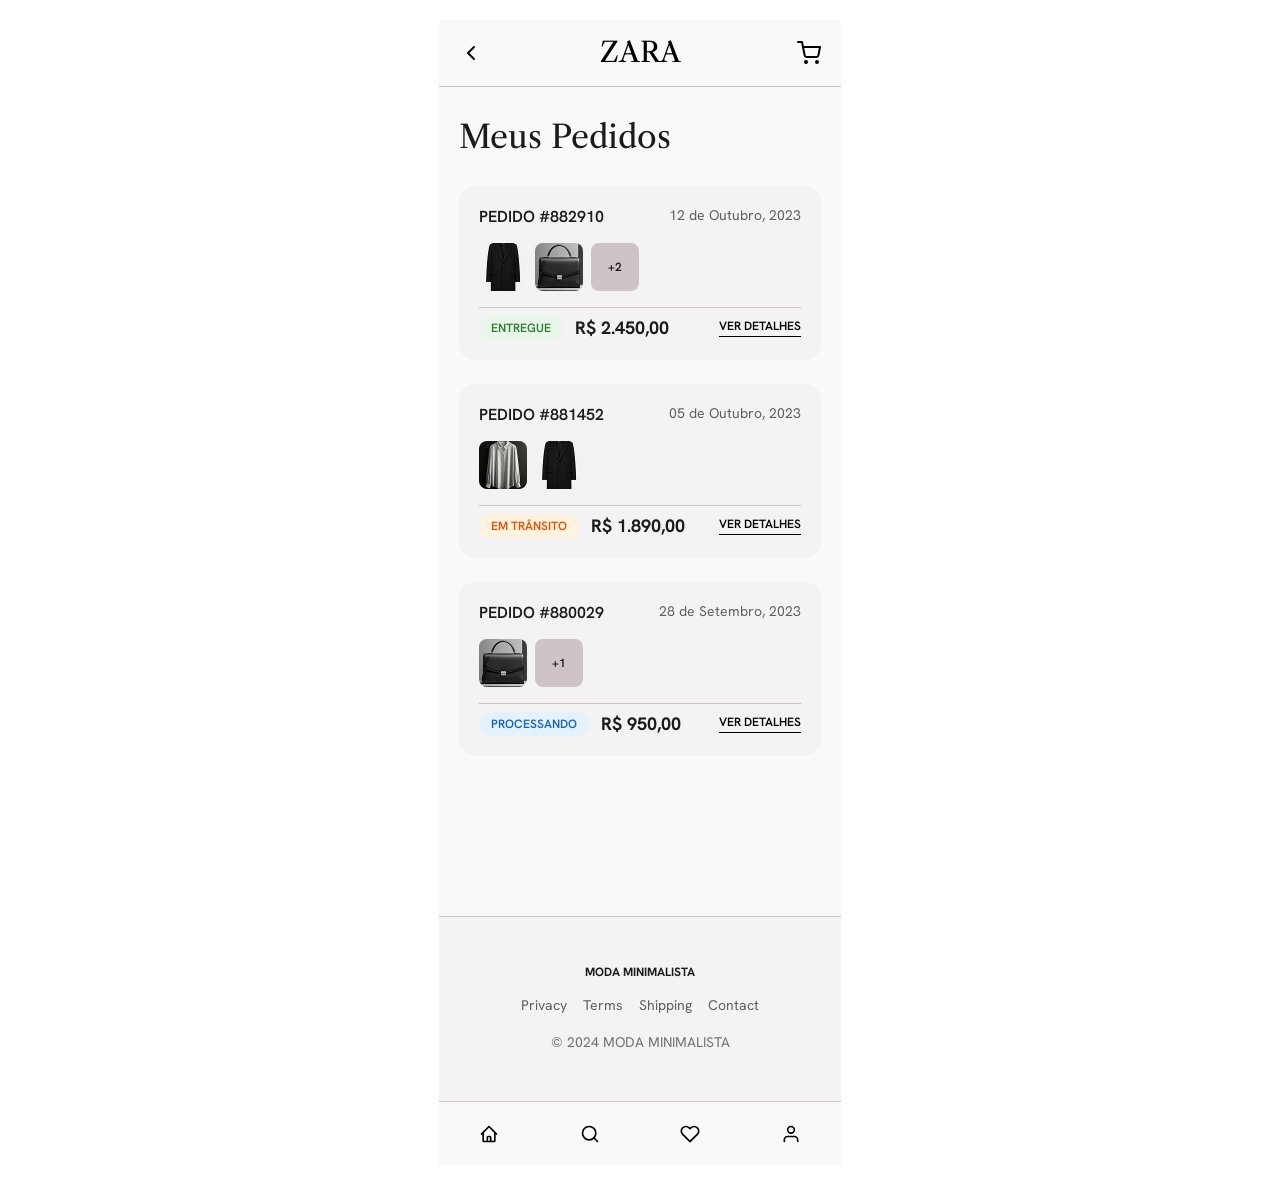
<file: pedidos.html>
<!DOCTYPE html>
<html lang="pt-BR">
<head>
  <meta charset="UTF-8">
  <meta name="viewport" content="width=device-width, initial-scale=1.0">
  <title>ZARA · Meus Pedidos</title>
  <!-- Fonte Hanken Grotesk + Libre Caslon Text -->
  <link rel="preconnect" href="https://fonts.googleapis.com">
  <link rel="preconnect" href="https://fonts.gstatic.com" crossorigin>
  <link href="https://fonts.googleapis.com/css2?family=Hanken+Grotesk:ital,wght@0,400;0,500;0,600;0,700;1,400&family=Libre+Caslon+Text:ital,wght@0,400;0,700;1,400&display=swap" rel="stylesheet">
  <link rel="stylesheet" href="style.css">
</head>
<body>
  <script src="script.js"></script>
  <div class="stage">
    <div class="orders-frame">

      <!-- HEADER -->
      <div class="orders-header">
        <button class="header-icon" aria-label="Voltar">
          <svg viewBox="0 0 24 24" fill="none" stroke="currentColor" stroke-width="2" stroke-linecap="round" stroke-linejoin="round">
            <polyline points="15 18 9 12 15 6"></polyline>
          </svg>
        </button>
        <span class="orders-logo">ZARA</span>
        <button class="header-icon" aria-label="Carrinho">
          <svg viewBox="0 0 24 24" fill="none" stroke="currentColor" stroke-width="2" stroke-linecap="round" stroke-linejoin="round">
            <circle cx="9" cy="21" r="1"></circle>
            <circle cx="20" cy="21" r="1"></circle>
            <path d="M1 1h4l2.68 13.39a2 2 0 0 0 2 1.61h9.72a2 2 0 0 0 2-1.61L23 6H6"></path>
          </svg>
        </button>
      </div>

      <!-- MAIN -->
      <div class="orders-main">

        <h1 class="orders-title">Meus Pedidos</h1>

        <div class="orders-list">

          <!-- Pedido #1 - ENTREGUE -->
          <div class="order-card">
            <div class="order-header">
              <span class="order-number">PEDIDO #882910</span>
              <span class="order-date">12 de Outubro, 2023</span>
            </div>
            <div class="order-products">
              <div class="order-product-thumb">
                <img src="assets/figma/Luxury fashion item.png" alt="Produto 1">
              </div>
              <div class="order-product-thumb">
                <img src="assets/figma/Luxury accessory.png" alt="Produto 2">
              </div>
              <div class="order-product-thumb more">+2</div>
            </div>
            <div class="order-details">
              <div class="order-status-group">
                <span class="order-status delivered">ENTREGUE</span>
                <span class="order-price">R$ 2.450,00</span>
              </div>
              <a href="#" class="order-details-link">VER DETALHES</a>
            </div>
          </div>

          <!-- Pedido #2 - EM TRÂNSITO -->
          <div class="order-card">
            <div class="order-header">
              <span class="order-number">PEDIDO #881452</span>
              <span class="order-date">05 de Outubro, 2023</span>
            </div>
            <div class="order-products">
              <div class="order-product-thumb">
                <img src="assets/figma/Luxury apparel.png" alt="Produto 1">
              </div>
              <div class="order-product-thumb">
                <img src="assets/figma/Luxury fashion item.png" alt="Produto 2">
              </div>
            </div>
            <div class="order-details">
              <div class="order-status-group">
                <span class="order-status transit">EM TRÂNSITO</span>
                <span class="order-price">R$ 1.890,00</span>
              </div>
              <a href="#" class="order-details-link">VER DETALHES</a>
            </div>
          </div>

          <!-- Pedido #3 - PROCESSANDO -->
          <div class="order-card">
            <div class="order-header">
              <span class="order-number">PEDIDO #880029</span>
              <span class="order-date">28 de Setembro, 2023</span>
            </div>
            <div class="order-products">
              <div class="order-product-thumb">
                <img src="assets/figma/Luxury accessory.png" alt="Produto 1">
              </div>
              <div class="order-product-thumb more">+1</div>
            </div>
            <div class="order-details">
              <div class="order-status-group">
                <span class="order-status processing">PROCESSANDO</span>
                <span class="order-price">R$ 950,00</span>
              </div>
              <a href="#" class="order-details-link">VER DETALHES</a>
            </div>
          </div>

        </div>

      </div>

      <!-- FOOTER -->
      <div class="orders-footer">
        <p class="footer-brand">MODA MINIMALISTA</p>
        <div class="footer-nav">
          <a href="#">Privacy</a>
          <a href="#">Terms</a>
          <a href="#">Shipping</a>
          <a href="#">Contact</a>
        </div>
        <p class="footer-copy">© 2024 MODA MINIMALISTA</p>
      </div>

      <!-- BOTTOM NAV -->
      <div class="bottom-nav">
        <button class="nav-icon" aria-label="Início">
          <svg viewBox="0 0 24 24" fill="none" stroke="currentColor" stroke-width="2" stroke-linecap="round" stroke-linejoin="round">
            <path d="M3 12l2-2m0 0l7-7 7 7M5 10v10a1 1 0 001 1h3m10-11l2 2m-2-2v10a1 1 0 01-1 1h-3m-6 0a1 1 0 001-1v-4a1 1 0 011-1h2a1 1 0 011 1v4a1 1 0 001 1m-6 0h6"></path>
          </svg>
        </button>
        <button class="nav-icon" aria-label="Busca">
          <svg viewBox="0 0 24 24" fill="none" stroke="currentColor" stroke-width="2" stroke-linecap="round" stroke-linejoin="round">
            <circle cx="11" cy="11" r="8"></circle>
            <line x1="21" y1="21" x2="16.65" y2="16.65"></line>
          </svg>
        </button>
        <button class="nav-icon" aria-label="Favoritos">
          <svg viewBox="0 0 24 24" fill="none" stroke="currentColor" stroke-width="2" stroke-linecap="round" stroke-linejoin="round">
            <path d="M20.84 4.61a5.5 5.5 0 00-7.78 0L12 5.67l-1.06-1.06a5.5 5.5 0 00-7.78 7.78l1.06 1.06L12 21.23l7.78-7.78 1.06-1.06a5.5 5.5 0 000-7.78z"></path>
          </svg>
        </button>
        <button class="nav-icon" aria-label="Perfil">
          <svg viewBox="0 0 24 24" fill="none" stroke="currentColor" stroke-width="2" stroke-linecap="round" stroke-linejoin="round">
            <path d="M20 21v-2a4 4 0 00-4-4H8a4 4 0 00-4 4v2"></path>
            <circle cx="12" cy="7" r="4"></circle>
          </svg>
        </button>
      </div>

    </div>
  </div>
</body>
</html>
</file>
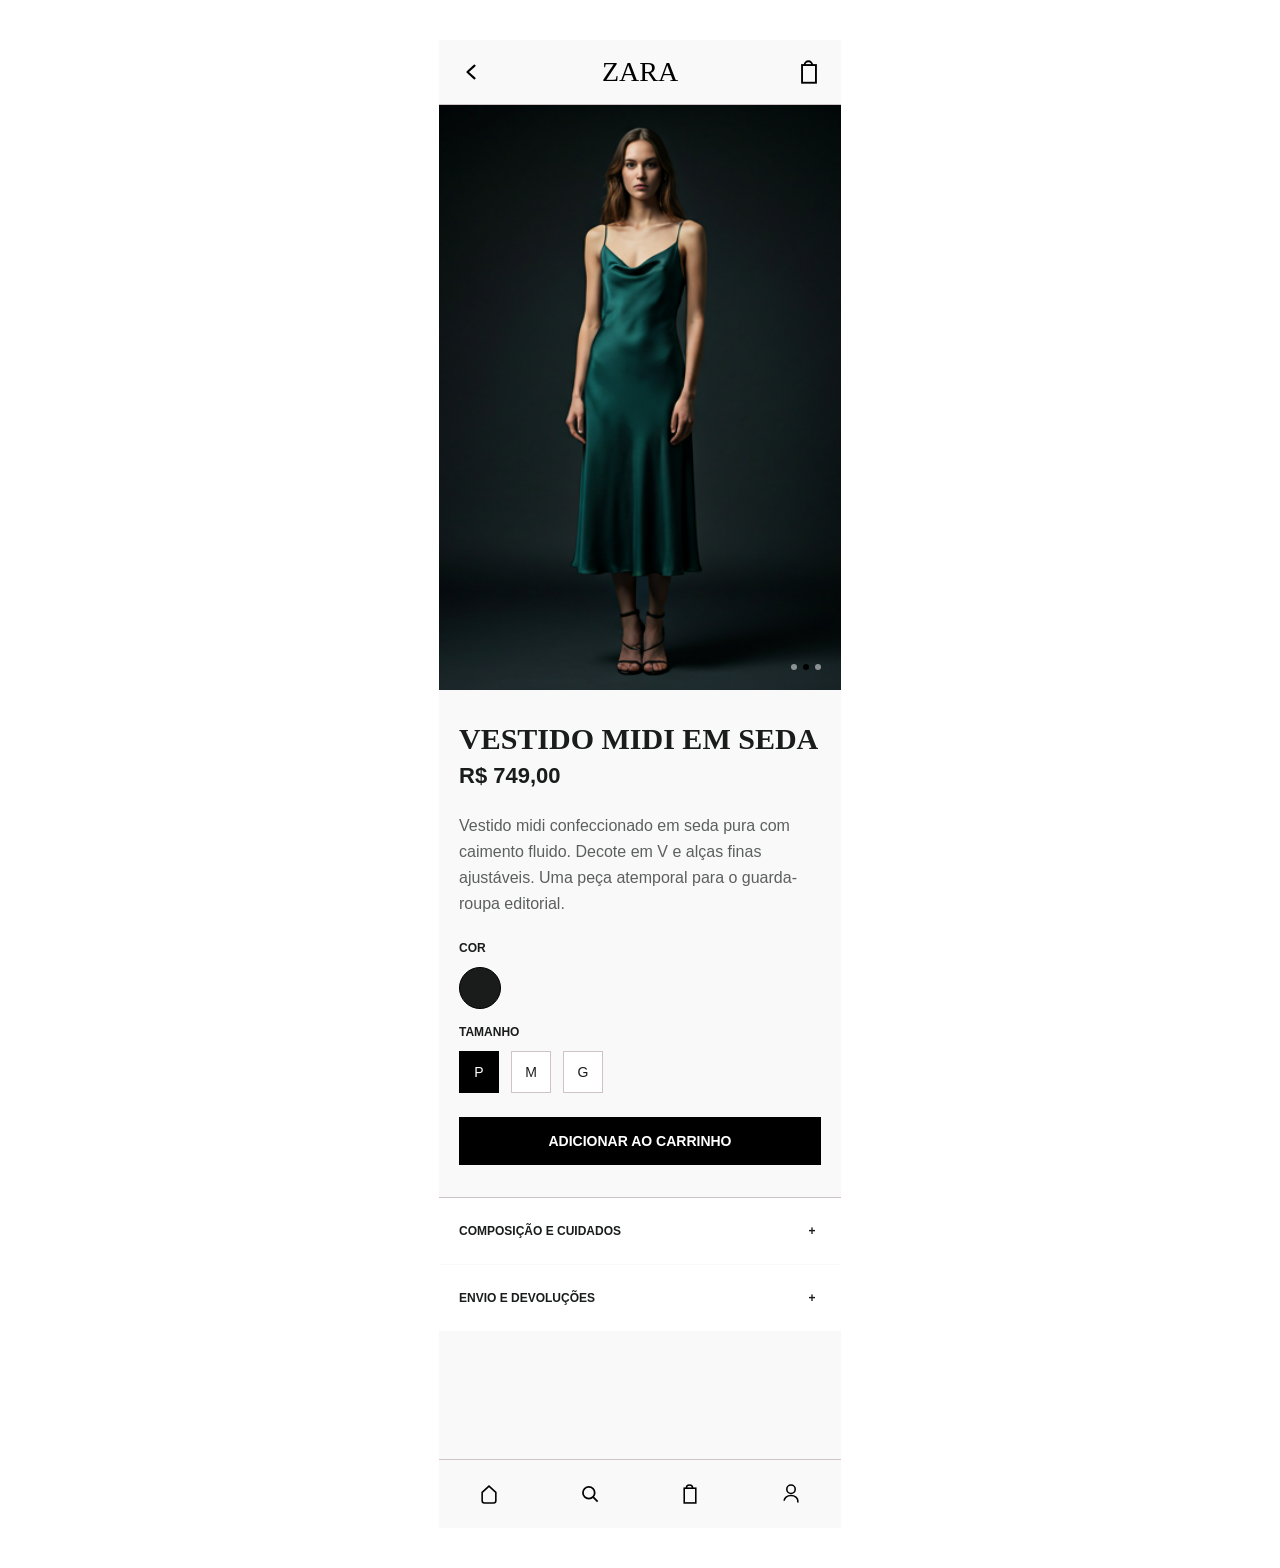
<file: product.html>
<!doctype html>
<html lang="pt-BR">
<head>
  <meta charset="utf-8" />
  <meta name="viewport" content="width=device-width, initial-scale=1" />
  <title>Zara - Produto</title>
  <link rel="stylesheet" href="style.css">
</head>
<body>
  <script src="script.js"></script>
  <div class="product-stage">
    <div class="product-frame">
      <header class="product-topbar">
        <button class="header-icon" aria-label="Voltar">
          <svg width="17" height="17" viewBox="0 0 17 17" fill="none" xmlns="http://www.w3.org/2000/svg">
            <path d="M11 4L6 8.5L11 13" stroke="#000" stroke-width="1.5" stroke-linecap="round" stroke-linejoin="round"/>
          </svg>
        </button>
        <div class="product-logo">ZARA</div>
        <button class="header-icon" aria-label="Carrinho">
          <svg width="15" height="19" viewBox="0 0 15 19" fill="none" xmlns="http://www.w3.org/2000/svg">
            <rect x="2" y="4" width="11" height="14" stroke="#000" stroke-width="1.5"/>
            <path d="M4 4C4 2.34315 5.34315 1 7 1C8.65685 1 10 2.34315 10 4" stroke="#000" stroke-width="1.5" stroke-linecap="round"/>
          </svg>
        </button>
      </header>

      <main class="product-main">
        <section class="product-hero">
          <div class="product-hero-image">
            <img src="assets/figma/product-hero.png" alt="Vestido midi em seda" />
            <div class="hero-indicators" aria-label="Indicadores de imagem">
              <span></span>
              <span class="active"></span>
              <span></span>
            </div>
          </div>
        </section>

        <section class="product-details">
          <div class="product-details-heading">
            <h1>VESTIDO MIDI EM SEDA</h1>
            <div class="product-price">R$ 749,00</div>
          </div>
          <p class="product-description">Vestido midi confeccionado em seda pura com caimento fluido. Decote em V e alças finas ajustáveis. Uma peça atemporal para o guarda-roupa editorial.</p>

          <div class="product-attributes">
            <div class="attribute-group">
              <span class="attribute-label">COR</span>
              <div class="attribute-swatch"></div>
            </div>
            <div class="attribute-group">
              <span class="attribute-label">TAMANHO</span>
              <div class="attribute-sizes">
                <button class="size-option selected">P</button>
                <button class="size-option">M</button>
                <button class="size-option">G</button>
              </div>
            </div>
          </div>

          <button class="product-button">ADICIONAR AO CARRINHO</button>
        </section>

        <section class="product-accordion">
          <div class="accordion-row">
            <span>COMPOSIÇÃO E CUIDADOS</span>
            <span class="accordion-icon">+</span>
          </div>
          <div class="accordion-row">
            <span>ENVIO E DEVOLUÇÕES</span>
            <span class="accordion-icon">+</span>
          </div>
        </section>
      </main>

      <footer class="product-bottom-bar">
        <button class="bottom-nav-icon" aria-label="Home">
          <svg width="17" height="19" viewBox="0 0 17 19" fill="none" xmlns="http://www.w3.org/2000/svg">
            <path d="M2 8L8.5 2L15 8V16C15 17.1046 14.1046 18 13 18H4C2.89543 18 2 17.1046 2 16V8Z" stroke="#000" stroke-width="1.5" fill="none"/>
          </svg>
        </button>
        <button class="bottom-nav-icon" aria-label="Search">
          <svg width="17" height="17" viewBox="0 0 17 17" fill="none" xmlns="http://www.w3.org/2000/svg">
            <circle cx="7.5" cy="7.5" r="5" stroke="#000" stroke-width="1.5" fill="none"/>
            <line x1="11" y1="11" x2="15" y2="15" stroke="#000" stroke-width="1.5"/>
          </svg>
        </button>
        <button class="bottom-nav-icon" aria-label="Bag">
          <svg width="15" height="19" viewBox="0 0 15 19" fill="none" xmlns="http://www.w3.org/2000/svg">
            <rect x="2" y="4" width="11" height="14" stroke="#000" stroke-width="1.5"/>
            <path d="M4 4C4 2.34315 5.34315 1 7 1C8.65685 1 10 2.34315 10 4" stroke="#000" stroke-width="1.5" stroke-linecap="round"/>
          </svg>
        </button>
        <button class="bottom-nav-icon" aria-label="Profile">
          <svg width="17" height="19" viewBox="0 0 17 19" fill="none" xmlns="http://www.w3.org/2000/svg">
            <circle cx="8.5" cy="5" r="4" stroke="#000" stroke-width="1.5" fill="none"/>
            <path d="M2 16C2 13.2386 4.68629 11 8.5 11C12.3137 11 15 13.2386 15 16V17.5" stroke="#000" stroke-width="1.5" fill="none"/>
          </svg>
        </button>
      </footer>
    </div>
  </div>
</body>
</html>
</file>
<file: style.css>
/* ============================================================
   ZARA — Wireframe / Stylesheet único
   ------------------------------------------------------------
   ÍNDICE
     1. Reset & base (html, body, .stage, .frame, .text)
     2. Home (index.html) — layout em [data-name]
     3. Componentes compartilhados
          - .header-icon
          - .bottom-nav-icon / .bottom-nav
          - .featured-heart, placeholders
     4. Página de Produto (product.html)
     5. Página de Carrinho (cart.html)
     6. Página de Pagamento (payment.html)
     7. Página de Confirmação (confirmation.html)
     8. Página de Busca (busca.html)
     9. Página de Login (login.html)
    10. Página de Menu (menu.html)
    11. Página de Pedidos (pedidos.html)
    12. Estados de interação acionados por JS
          (accordion, payment-option, order-card hover)

   Observação: o reset base é declarado UMA vez (seção 1). As demais
   telas reaproveitam .bottom-nav / .header-icon e não os redeclaram.
   ============================================================ */

/* ============================================================
   1. RESET & BASE
   ============================================================ */
html, body {
  min-height: 100%;
  margin: 0;
  padding: 0;
  font-family: 'Hanken Grotesk', system-ui, -apple-system, 'Segoe UI', Roboto, 'Helvetica Neue', Arial, sans-serif;
}

body {
  display: flex;
  align-items: flex-start;
  justify-content: center;
  background: #FFFFFF;
  min-height: 100vh;
  padding: 20px 0;
}

.stage {
  display: flex;
  align-items: flex-start;
  justify-content: center;
  width: 100%;
}

/* ============================================================
   2. HOME (index.html) — layout em [data-name]
   ============================================================ */

/* Root frame */
.frame[data-name="Tela Inicial - iPhone 17"] {
  width: 402px;
  background: #F9F9F9;
  box-sizing: border-box;
  display: flex;
  flex-direction: column;
}

/* General frame and text styles */
.frame {
  box-sizing: border-box;
}

.frame img {
  width: 100%;
  height: auto;
  display: block;
}

.text {
  color: #000;
  margin: 0;
  font-family: inherit;
}

/* Header - TopAppBar */
.frame[data-name="Header - TopAppBar from JSON"] {
  position: relative;
  z-index: 2;
  display: flex;
  flex-direction: row;
  justify-content: space-between;
  align-items: center;
  padding: 16px 20px;
  background: #F9F9F9;
  border-bottom: 1px solid #CFC4C5;
}

.frame[data-name="Header - TopAppBar from JSON"] > .frame[data-name="Container"] {
  width: auto;
  height: auto;
}

.frame[data-name="Header - TopAppBar from JSON"] .frame[data-name="Heading 1"] {
  flex: 1;
  display: flex;
  justify-content: center;
}

.text[data-name="ZARA"] {
  font-family: 'Libre Caslon Text', serif;
  font-weight: 400;
  font-size: 28px;
  line-height: 1.2em;
  letter-spacing: -5%;
  color: #000000;
}

/* Main layout */
.frame[data-name="Main"] {
  display: flex;
  flex-direction: column;
  align-items: center;
  gap: 48px;
  padding: 0px 0px 176px;
  width: 100%;
}

/* Hero Section */
.frame[data-name="Hero Section"] {
  width: 100%;
  height: 618px;
  display: flex;
  flex-direction: column;
  justify-content: center;
  align-items: stretch;
  position: relative;
  overflow: hidden;
}

.frame[data-name="Hero Section"] > .frame[data-name^="AB6AXuA3o"] {
  width: 100%;
  height: 100%;
  position: absolute;
  top: 0;
  left: 0;
  z-index: 0;
}

.frame[data-name="Hero Section"] > .frame[data-name^="AB6AXuA3o"] img,
.frame[data-name="Featured Product Section (As per wireframe IMAGE_5)"] .frame[data-name="Background"] > .frame img,
.frame[data-name="Asymmetric Grid Section"] .frame[data-name="Background"] > .frame img {
  width: 100%;
  height: 100%;
  object-fit: cover;
  display: block;
}

.frame[data-name="Hero Section"] > .frame[data-name="Container"] {
  position: absolute;
  bottom: 20px;
  left: 20px;
  width: 362px;
  display: flex;
  flex-direction: column;
  gap: 8px;
}

.text[data-name="Essencial"] {
  font-family: 'Libre Caslon Text', serif;
  font-weight: 400;
  font-size: 48px;
  line-height: 1em;
  letter-spacing: -2%;
  color: #FFFFFF;
}

.text[data-name="Coleção de Outono '24"] {
  font-family: 'Hanken Grotesk', sans-serif;
  font-weight: 600;
  font-size: 12px;
  line-height: 1.2em;
  letter-spacing: 10%;
  color: #FFFFFF;
  opacity: 0.9;
}

/* Featured Product Section */
.frame[data-name="Featured Product Section (As per wireframe IMAGE_5)"] {
  display: flex;
  flex-direction: column;
  align-items: center;
  gap: 16px;
  padding: 0px 20px;
  width: 100%;
}

.frame[data-name="Featured Product Section (As per wireframe IMAGE_5)"] > .frame[data-name="Container"] {
  display: flex;
  flex-direction: column;
  gap: 16px;
  width: 100%;
}

.frame[data-name="Featured Product Section (As per wireframe IMAGE_5)"] .frame[data-name="Background"] {
  display: flex;
  flex-direction: column;
  justify-content: center;
  align-items: stretch;
  width: 100%;
  background: #EEEEEE;
  position: relative;
  overflow: hidden;
}

.frame[data-name="Featured Product Section (As per wireframe IMAGE_5)"] .frame[data-name="Background"] > .frame {
  width: 100%;
  height: 525px;
  background: #EEEEEE;
  overflow: hidden;
}

.frame[data-name="Featured Product Section (As per wireframe IMAGE_5)"] .frame[data-name^="Container"] + .frame[data-name="Container"] {
  display: flex;
  flex-direction: column;
  gap: 4px;
  width: 100%;
}

.text[data-name="EXEMPLO DE PRODUTO"] {
  font-family: 'Hanken Grotesk', sans-serif;
  font-weight: 400;
  font-size: 16px;
  line-height: 1.6em;
  letter-spacing: -2.5%;
  text-transform: uppercase;
  color: #000000;
}

.text[data-name="R$ 499,00"] {
  font-family: 'Hanken Grotesk', sans-serif;
  font-weight: 500;
  font-size: 18px;
  line-height: 1.2em;
  color: #5D5F5F;
}

.rectangle[data-name="Horizontal Divider (Inspired by wireframe line)"] {
  width: 96px;
  height: 1.5px;
  background: #000000;
  margin: 12px 0;
}

/* ============================================
   ASYMMETRIC GRID SECTION - CORRIGIDO
   ============================================ */

.frame[data-name="Asymmetric Grid Section"] {
  display: flex;
  flex-direction: row;
  flex-wrap: wrap;
  width: 350px;
  gap: 0;
  justify-content: space-between;
}

.frame[data-name="Asymmetric Grid Section"] > .frame[data-name="Container"]:first-of-type {
  width: 100%;
  padding: 0px 0px 16px;
}

.frame[data-name="Asymmetric Grid Section"] > .frame[data-name="Container"]:first-of-type .frame[data-name="Heading 2"] {
  display: flex;
  flex-direction: column;
  padding: 0px 0px 0.6px;
}

.text[data-name="Novidades"] {
  font-family: 'Libre Caslon Text', serif;
  font-weight: 400;
  font-size: 28px;
  line-height: 1.2em;
  letter-spacing: -2%;
  color: #000000;
}

/* Cada produto da grade - ocupa 50% */
.frame[data-name="Asymmetric Grid Section"] > .frame[data-name="Container"]:nth-of-type(2),
.frame[data-name="Asymmetric Grid Section"] > .frame[data-name="Container"]:nth-of-type(3) {
  display: flex;
  flex-direction: column;
  gap: 12px;
  width: calc(50% - 6px);
  box-sizing: border-box;
}

.frame[data-name="Asymmetric Grid Section"] > .frame[data-name="Container"]:nth-of-type(2) {
  margin-right: 0;
  float: none;
}

.frame[data-name="Asymmetric Grid Section"] > .frame[data-name="Container"]:nth-of-type(3) {
  margin-left: 0;
  float: none;
}

/* Background da imagem do produto */
.frame[data-name="Asymmetric Grid Section"] .frame[data-name="Background"] {
  display: flex;
  flex-direction: column;
  justify-content: center;
  align-items: stretch;
  background: #EEEEEE;
  width: 100%;
  position: relative;
  overflow: hidden;
  border-radius: 12px;
}

.frame[data-name="Asymmetric Grid Section"] .frame[data-name="Background"] > .frame {
  width: 100%;
  height: 200px;
  background: #EEEEEE;
  overflow: hidden;
}

.frame[data-name="Asymmetric Grid Section"] .frame[data-name="Background"] > .frame img {
  width: 100%;
  height: 100%;
  object-fit: cover;
  display: block;
}

/* Nome do produto */
.text[data-name="VESTIDO LINHO"],
.text[data-name="BOTA COURO"] {
  font-family: 'Hanken Grotesk', sans-serif;
  font-weight: 600;
  font-size: 12px;
  line-height: 1.2em;
  letter-spacing: 10%;
  color: #000000;
  text-transform: uppercase;
}

/* Preço */
.text[data-name="R$ 299,00"],
.text[data-name="R$ 759,00"] {
  font-family: 'Hanken Grotesk', sans-serif;
  font-weight: 400;
  font-size: 14px;
  line-height: 1.5em;
  color: #5D5F5F;
}

/* Container de texto do produto (nome + preço) */
.frame[data-name="Asymmetric Grid Section"] > .frame[data-name="Container"] .frame[data-name="Container"] {
  display: flex;
  flex-direction: column;
  gap: 2px;
}

/* ============================================
   CORREÇÃO - TÍTULO NOVIDADES
   ============================================ */
.frame[data-name="Asymmetric Grid Section"] .text[data-name="Novidades"] {
  font-family: 'Libre Caslon Text', serif;
  font-weight: 400;
  font-size: 28px;
  line-height: 1.2em;
  letter-spacing: -2%;
  color: #000000;
  margin-bottom: 4px;
}

/* CTA Button */
.frame[data-name="CTA Section → Button"] {
  width: 350px;
  display: flex;
  flex-direction: row;
  justify-content: center;
  align-items: center;
  padding: 15.5px 0px 15.89px;
  background: #000000;
}

.frame[data-name="CTA Section → Button"] .text {
  color: #FFFFFF;
  font-family: 'Hanken Grotesk', sans-serif;
  font-weight: 600;
  font-size: 12px;
  line-height: 1.2em;
  letter-spacing: 10%;
  text-align: center;
}

/* Footer */
.frame[data-name="Footer Component"] {
  display: flex;
  flex-direction: column;
  justify-content: center;
  align-items: center;
  padding: 48px 20px;
  width: 100%;
  background: #F3F3F3;
  border-top: 1px solid #CFC4C5;
  gap: 0;
}

.frame[data-name="Footer Component"] .text {
  color: #1A1C1C;
}

.text[data-name="MODA MINIMALISTA"] {
  font-family: 'Hanken Grotesk', sans-serif;
  font-weight: 700;
  font-size: 12px;
  line-height: 1.2em;
  letter-spacing: 10%;
  color: #1A1C1C;
}

.frame[data-name="Nav:margin"] {
  display: flex;
  flex-direction: column;
  padding: 16px 0px 0px;
  gap: 0;
}

.frame[data-name="Nav"] {
  display: flex;
  flex-direction: row;
  align-items: stretch;
  gap: 0;
}

.frame[data-name="Nav"] .frame[data-name="Link"] {
  display: flex;
  flex-direction: column;
  align-self: stretch;
}

.frame[data-name="Nav"] .frame[data-name="Link:margin"] {
  display: flex;
  flex-direction: column;
  justify-content: center;
  align-self: stretch;
  padding: 0px 0px 0px 16px;
}

.frame[data-name="Nav"] .frame[data-name="Link:margin"] .frame[data-name="Link"] {
  display: flex;
  flex-direction: column;
}

.frame[data-name="Nav"] .text {
  color: #5D5F5F;
  font-family: 'Hanken Grotesk', sans-serif;
  font-weight: 400;
  font-size: 14px;
  line-height: 1.5em;
}

.frame[data-name="Margin"] {
  display: flex;
  flex-direction: column;
}

.text[data-name="© 2024 MODA MINIMALISTA"] {
  font-family: 'Hanken Grotesk', sans-serif;
  font-weight: 400;
  font-size: 14px;
  line-height: 1.5em;
  opacity: 0.6;
  color: #1A1C1C;
}

/* ============================================================
   3. COMPONENTES COMPARTILHADOS
   ============================================================ */

/* Header Icons */
.header-icon {
  background: none;
  border: none;
  cursor: pointer;
  display: flex;
  align-items: center;
  justify-content: center;
  width: 24px;
  height: 24px;
  padding: 0;
}

.header-icon svg {
  width: 100%;
  height: 100%;
}

/* Hero Placeholder */
.hero-placeholder {
  width: 100%;
  height: 100%;
  background: linear-gradient(135deg, #1a1a1a 0%, #2d2d2d 50%, #1a1a1a 100%);
  position: relative;
  display: flex;
  align-items: center;
  justify-content: center;
  color: #666;
  font-size: 12px;
}

/* Product Placeholder */
.product-placeholder {
  width: 100%;
  height: 253.5px;
  background: linear-gradient(135deg, #1a1a1a 0%, #2d2d2d 50%, #1a1a1a 100%);
  position: relative;
  display: flex;
  align-items: center;
  justify-content: center;
}

/* Featured Heart Button */
.featured-heart {
  position: absolute;
  top: 12px;
  right: 12px;
  background: none;
  border: none;
  cursor: pointer;
  width: 24px;
  height: 24px;
  display: flex;
  align-items: center;
  justify-content: center;
}

.featured-heart svg {
  width: 100%;
  height: 100%;
}

/* Bottom Navigation Bar */
.frame[data-name="BottomNavBar Component"] {
  display: flex;
  flex-direction: row;
  justify-content: space-around;
  align-items: center;
  width: 100%;
  height: 64px;
  background: #F9F9F9;
  border-top: 1px solid #CFC4C5;
  padding: 0;
}

.bottom-nav-icon {
  background: none;
  border: none;
  cursor: pointer;
  width: 44px;
  height: 44px;
  display: flex;
  align-items: center;
  justify-content: center;
  color: #000;
}

.bottom-nav-icon svg {
  width: 20px;
  height: 20px;
}

/* ============================================================
   4. PÁGINA DE PRODUTO (product.html)
   ============================================================ */
.product-stage {
  display: flex;
  align-items: center;
  justify-content: center;
  width: 100%;
  padding: 20px 0;
}

.product-frame {
  width: 402px;
  background: #F9F9F9;
  display: flex;
  flex-direction: column;
  box-sizing: border-box;
}

.product-topbar {
  display: flex;
  justify-content: space-between;
  align-items: center;
  padding: 16px 20px;
  background: #F9F9F9;
  border-bottom: 1px solid #CFC4C5;
  position: relative;
  z-index: 2;
}

.product-logo {
  font-family: 'Libre Caslon Text', serif;
  font-size: 28px;
  font-weight: 400;
  color: #000;
}

.product-main {
  display: flex;
  flex-direction: column;
  gap: 32px;
  padding: 0 0 128px;
  width: 100%;
}

.product-hero {
  position: relative;
  width: 100%;
}

.product-hero-image {
  position: relative;
  width: 100%;
  height: 585px;
  overflow: hidden;
}

.product-hero-image img {
  width: 100%;
  height: 100%;
  object-fit: cover;
  display: block;
}

.hero-indicators {
  position: absolute;
  right: 20px;
  bottom: 20px;
  display: flex;
  gap: 6px;
}

.hero-indicators span {
  width: 6px;
  height: 6px;
  border-radius: 50%;
  background: rgba(255, 255, 255, 0.5);
}

.hero-indicators span.active {
  background: #000;
}

.product-details {
  display: flex;
  flex-direction: column;
  gap: 24px;
  padding: 0 20px;
}

.product-details-heading {
  display: flex;
  flex-direction: column;
  align-items: flex-start;
  gap: 8px;
}

.product-details-heading h1 {
  margin: 0;
  font-family: 'Libre Caslon Text', serif;
  font-size: 30px;
  line-height: 1.1;
  letter-spacing: -2%;
  text-transform: uppercase;
  color: #1A1C1C;
}

.product-price {
  font-family: 'Hanken Grotesk', sans-serif;
  font-weight: 700;
  font-size: 22px;
  line-height: 1.2;
  color: #1A1C1C;
}

.product-description {
  margin: 0;
  font-family: 'Hanken Grotesk', sans-serif;
  font-weight: 400;
  font-size: 16px;
  line-height: 1.625;
  color: #5D5F5F;
}

.product-attributes {
  display: flex;
  flex-direction: column;
  gap: 16px;
}

.attribute-group {
  display: flex;
  flex-direction: column;
  gap: 12px;
}

.attribute-label {
  font-family: 'Hanken Grotesk', sans-serif;
  font-weight: 600;
  font-size: 12px;
  letter-spacing: 10%;
  text-transform: uppercase;
  color: #1A1C1C;
}

.attribute-swatch {
  width: 40px;
  height: 40px;
  background: #1A1C1C;
  border-radius: 50%;
  border: 1px solid #000;
}

.attribute-sizes {
  display: flex;
  gap: 12px;
}

.size-option {
  min-width: 40px;
  padding: 12px 0;
  border: 1px solid #CFC4C5;
  background: #FFFFFF;
  color: #1A1C1C;
  font-family: 'Hanken Grotesk', sans-serif;
  font-size: 14px;
  cursor: pointer;
}

.size-option.selected {
  background: #000;
  color: #FFFFFF;
  border-color: #000;
}

.product-button {
  width: 100%;
  padding: 16px 0;
  border: none;
  background: #000;
  color: #FFFFFF;
  font-family: 'Hanken Grotesk', sans-serif;
  font-weight: 600;
  font-size: 14px;
  letter-spacing: 10%;
  text-transform: uppercase;
  cursor: pointer;
}

.product-accordion {
  display: flex;
  flex-direction: column;
  gap: 1px;
  border-top: 1px solid #CFC4C5;
}

.accordion-row {
  display: flex;
  justify-content: space-between;
  align-items: center;
  padding: 24px 20px;
  background: #FFFFFF;
  font-family: 'Hanken Grotesk', sans-serif;
  font-weight: 600;
  font-size: 12px;
  letter-spacing: 10%;
  text-transform: uppercase;
  color: #1A1C1C;
}

.accordion-icon {
  display: inline-flex;
  width: 18px;
  height: 18px;
  align-items: center;
  justify-content: center;
}

.product-bottom-bar {
  display: flex;
  justify-content: space-around;
  align-items: center;
  padding: 12px 0;
  border-top: 1px solid #CFC4C5;
  background: #F9F9F9;
}

.product-bottom-bar .bottom-nav-icon {
  width: 44px;
  height: 44px;
}

/* ============================================================
   5. PÁGINA DE CARRINHO (cart.html)
   ============================================================ */
.cart-stage {
  display: flex;
  justify-content: center;
  padding: 20px 0;
  width: 100%;
}

.cart-frame {
  width: 402px;
  background: #F9F9F9;
  display: flex;
  flex-direction: column;
  box-sizing: border-box;
}

.cart-topbar {
  display: flex;
  justify-content: space-between;
  align-items: center;
  padding: 16px 20px;
  background: #F9F9F9;
  border-bottom: 1px solid #CFC4C5;
}

.cart-logo {
  font-family: 'Libre Caslon Text', serif;
  font-size: 28px;
  font-weight: 400;
  color: #000;
}

.cart-main {
  display: flex;
  flex-direction: column;
  gap: 48px;
  padding: 24px 20px 160px;
}

.cart-headline h1 {
  margin: 0;
  font-family: 'Libre Caslon Text', serif;
  font-size: 28px;
  line-height: 1.2;
  color: #000;
}

.cart-items-list {
  display: flex;
  flex-direction: column;
  gap: 32px;
}

.cart-item {
  display: flex;
  gap: 24px;
  padding-bottom: 32px;
  border-bottom: 1px solid #CFC4C5;
}

.cart-item-media {
  width: 120px;
  min-width: 120px;
  overflow: hidden;
  border-radius: 16px;
  background: #F3F3F3;
}

.cart-item-media img {
  width: 100%;
  height: 100%;
  object-fit: cover;
  display: block;
}

.cart-item-info {
  flex: 1;
  display: flex;
  flex-direction: column;
  gap: 12px;
}

.cart-item-title {
  font-family: 'Hanken Grotesk', sans-serif;
  font-weight: 600;
  font-size: 14px;
  letter-spacing: 10%;
  text-transform: uppercase;
  color: #000;
}

.cart-item-price {
  font-family: 'Hanken Grotesk', sans-serif;
  font-weight: 700;
  font-size: 16px;
  color: #1A1C1C;
}

.cart-item-selectors {
  display: flex;
  align-items: center;
  gap: 12px;
}

.cart-selector {
  display: inline-flex;
  align-items: center;
  justify-content: center;
  width: 24px;
  height: 24px;
  border-radius: 50%;
  border: 1px solid #CFC4C5;
  background: #FFFFFF;
}

.color-swatch {
  width: 24px;
  height: 24px;
  border-radius: 50%;
  background: #1A1C1C;
  border: 1px solid #000;
}

.size-pill {
  width: 24px;
  height: 24px;
  border-radius: 50%;
  padding: 0;
  display: flex;
  align-items: center;
  justify-content: center;
  font-family: 'Hanken Grotesk', sans-serif;
  font-size: 10px;
  font-weight: 600;
  border: 1px solid #CFC4C5;
  background: #FFFFFF;
}

.cart-quantity {
  display: flex;
  align-items: center;
  gap: 12px;
  margin-top: auto;
}

.cart-quantity button {
  width: 28px;
  height: 28px;
  border: 1px solid #CFC4C5;
  background: #FFFFFF;
  font-size: 16px;
  line-height: 1;
  cursor: pointer;
}

.cart-quantity span {
  min-width: 24px;
  text-align: center;
  font-family: 'Hanken Grotesk', sans-serif;
  font-size: 14px;
}

.recommendation-section {
  display: flex;
  flex-direction: column;
  gap: 20px;
  padding-top: 48px;
  border-top: 1px solid #CFC4C5;
}

.recommendation-section h2 {
  margin: 0;
  font-family: 'Hanken Grotesk', sans-serif;
  font-weight: 600;
  font-size: 12px;
  letter-spacing: 10%;
  text-transform: uppercase;
  color: #000;
}

.recommendation-list {
  display: flex;
  flex-direction: column;
  gap: 16px;
}

.recommendation-card {
  display: grid;
  grid-template-columns: 96px 1fr;
  gap: 16px;
  align-items: center;
  padding: 16px;
  background: #F3F3F3;
  border-radius: 16px;
}

.recommendation-background {
  width: 96px;
  height: 96px;
  background: linear-gradient(135deg, #e0e0e0 0%, #f5f5f5 100%);
  border-radius: 8px;
  overflow: hidden;
}

.recommendation-background img {
  width: 100%;
  height: 100%;
  object-fit: cover;
  display: block;
}

.recommendation-content {
  display: flex;
  flex-direction: column;
  gap: 6px;
}

.recommendation-name {
  font-family: 'Hanken Grotesk', sans-serif;
  font-weight: 600;
  font-size: 14px;
  color: #000;
}

.recommendation-price {
  font-family: 'Hanken Grotesk', sans-serif;
  font-weight: 400;
  font-size: 14px;
  color: #5D5F5F;
}

.cart-sticky-footer {
  display: flex;
  flex-direction: column;
  gap: 16px;
  padding: 32px 20px;
  border-top: 1px solid #CFC4C5;
  background: #F9F9F9;
}

.cart-action {
  width: 100%;
  padding: 16px 0;
  border: none;
  font-family: 'Hanken Grotesk', sans-serif;
  font-weight: 600;
  font-size: 14px;
  letter-spacing: 10%;
  text-transform: uppercase;
  cursor: pointer;
}

.cart-action.primary {
  background: #000;
  color: #FFF;
}

.cart-action.secondary {
  background: transparent;
  color: #000;
  border: 1px solid #CFC4C5;
}

/* ============================================================
   6. PÁGINA DE PAGAMENTO (payment.html)
   ============================================================ */

/* Payment Wrapper - Centered 402px container */
.payment-wrapper {
  width: 100%;
  max-width: 402px;
  background: #F9F9F9;
  display: flex;
  flex-direction: column;
  position: relative;
  margin: 0 auto;
}

/* Header */
.payment-wrapper .header {
  display: flex;
  justify-content: space-between;
  align-items: center;
  padding: 0 20px;
  height: 64px;
  background: #F9F9F9;
  border-bottom: 1px solid #CFC4C5;
  position: sticky;
  top: 0;
  z-index: 100;
}

.payment-wrapper .header-icon {
  width: 17px;
  height: 17px;
  background: transparent;
}

.payment-wrapper .header-title {
  font-family: 'Libre Caslon Text', serif;
  font-weight: 400;
  font-size: 28px;
  line-height: 1.2;
  letter-spacing: -5%;
  color: #000000;
  margin: 0;
  flex: 1;
  text-align: center;
}

/* Main Content */
.payment-wrapper .main-content {
  display: flex;
  flex-direction: column;
  align-items: center;
  gap: 47px;
  padding: 95px 20px 160px 20px;
  width: 100%;
  box-sizing: border-box;
  background: #F9F9F9;
}

/* Page Title */
.payment-wrapper .section-title {
  width: 100%;
  display: flex;
  flex-direction: column;
  align-items: flex-start;
}

.payment-wrapper .page-heading {
  margin: 0;
  font-family: 'Libre Caslon Text', serif;
  font-weight: 400;
  font-size: 48px;
  line-height: 1.1;
  letter-spacing: -2%;
  color: #1A1C1C;
}

/* Payment Methods Section */
.payment-wrapper .section-payment-methods {
  width: 100%;
  display: flex;
  flex-direction: column;
  gap: 24px;
}

.payment-wrapper .section-subtitle {
  margin: 0;
  font-family: 'Hanken Grotesk', sans-serif;
  font-weight: 600;
  font-size: 12px;
  line-height: 1.2;
  letter-spacing: 10%;
  color: #4C4546;
}

.payment-wrapper .payment-options-container {
  display: flex;
  flex-direction: column;
  gap: 24px;
  width: 100%;
}

.payment-wrapper .payment-option {
  display: flex;
  align-items: center;
  gap: 56px;
  padding-bottom: 24px;
  border-bottom: 1px solid #1A1C1C;
}

.payment-wrapper .payment-icon {
  width: 56px;
  height: 40px;
  background: transparent;
  flex-shrink: 0;
}

.payment-wrapper .payment-border {
  flex: 1;
  display: flex;
  align-items: center;
  padding-bottom: 2px;
  border-bottom: 1px solid #1A1C1C;
}

.payment-wrapper .payment-text {
  font-family: 'Hanken Grotesk', sans-serif;
  font-weight: 700;
  font-size: 16px;
  line-height: 1.5;
  color: #1A1C1C;
}

/* Address Section */
.payment-wrapper .section-address {
  width: 100%;
  display: flex;
  flex-direction: column;
  gap: 15.5px;
}

.payment-wrapper .address-heading {
  margin: 0;
  font-family: 'Libre Caslon Text', serif;
  font-weight: 400;
  font-size: 48px;
  line-height: 1.1;
  letter-spacing: -2%;
  color: #1A1C1C;
}

.payment-wrapper .address-background {
  display: flex;
  flex-direction: column;
  align-items: stretch;
  padding: 32px 24px 24px 24px;
  background: #F3F3F3;
  border-radius: 8px;
  position: relative;
}

.payment-wrapper .address-content {
  position: relative;
  z-index: 1;
  display: flex;
  flex-direction: column;
  gap: 12px;
}

.payment-wrapper .address-line {
  margin: 0;
  font-family: 'Hanken Grotesk', sans-serif;
  font-weight: 700;
  font-size: 16px;
  line-height: 1.5;
  color: #1A1C1C;
}

.payment-wrapper .address-line.secondary {
  font-weight: 400;
  color: #5D5F5F;
}

.payment-wrapper .address-edit {
  display: flex;
  align-items: center;
  gap: 8px;
  margin-top: 16px;
  background: none;
  border: none;
  cursor: pointer;
  font-family: 'Hanken Grotesk', sans-serif;
  font-weight: 400;
  font-size: 16px;
  line-height: 1.5;
  color: #000000;
  padding: 0;
}

.payment-wrapper .address-edit span {
  text-decoration: underline;
}

.payment-wrapper .register-address-btn {
  display: flex;
  justify-content: center;
  align-items: center;
  padding: 0;
  background: none;
  border: none;
  border-bottom: 1px solid #1A1C1C;
  cursor: pointer;
  font-family: 'Hanken Grotesk', sans-serif;
  font-weight: 400;
  font-size: 16px;
  line-height: 1.5;
  color: #1A1C1C;
  height: 40px;
}

/* Summary Section */
.payment-wrapper .section-summary {
  width: 100%;
  display: flex;
  flex-direction: column;
  gap: 8px;
  padding-top: 33px;
  border-top: 1px solid #CFC4C5;
}

.payment-wrapper .summary-row {
  display: flex;
  justify-content: space-between;
  align-items: center;
  gap: 16px;
  padding: 16px 0;
}

.payment-wrapper .summary-label {
  font-family: 'Hanken Grotesk', sans-serif;
  font-weight: 400;
  font-size: 16px;
  line-height: 1.5;
  color: #5D5F5F;
}

.payment-wrapper .summary-value {
  font-family: 'Hanken Grotesk', sans-serif;
  font-weight: 400;
  font-size: 16px;
  line-height: 1.5;
  color: #1A1C1C;
}

.payment-wrapper .total-row {
  padding-top: 16px;
}

.payment-wrapper .total-label {
  font-weight: 400;
  font-size: 20px;
  line-height: 1.4;
  color: #1A1C1C;
}

.payment-wrapper .total-value {
  font-weight: 700;
  font-size: 20px;
  line-height: 1.4;
  color: #1A1C1C;
}

/* Fixed Bottom Action */
.payment-wrapper .fixed-bottom-action {
  position: fixed;
  bottom: 0;
  left: 50%;
  transform: translateX(-50%);
  width: 100%;
  max-width: 402px;
  padding: 24px 20px;
  background: #F9F9F9;
  border-top: 1px solid #CFC4C5;
  box-sizing: border-box;
  z-index: 99;
}

.payment-wrapper .finalize-button {
  width: 100%;
  padding: 16px 0;
  border: none;
  background: #000000;
  color: #FFFFFF;
  font-family: 'Hanken Grotesk', sans-serif;
  font-weight: 600;
  font-size: 12px;
  line-height: 1.2;
  letter-spacing: 10%;
  text-transform: uppercase;
  cursor: pointer;
  border-radius: 0;
  box-shadow: 0px 8px 10px -6px rgba(0, 0, 0, 0.1), 0px 20px 25px -5px rgba(0, 0, 0, 0.1);
}

.payment-wrapper .finalize-button:hover {
  background: #1A1C1C;
}

.payment-wrapper .finalize-button:active {
  background: #000000;
  box-shadow: 0px 4px 6px -4px rgba(0, 0, 0, 0.1);
}

/* ============================================================
   7. PÁGINA DE CONFIRMAÇÃO (confirmation.html)
   Reset/.stage/.frame/.text já definidos na seção 1.
   ============================================================ */
.finalize-frame {
  width: 402px;
  background: #F9F9F9;
  display: flex;
  flex-direction: column;
  box-sizing: border-box;
}
/* Header com logo ZARA (igual ao das outras telas) */
.finalize-header {
  display: flex;
  justify-content: space-between;
  align-items: center;
  padding: 16px 20px;
  background: #F9F9F9;
  border-bottom: 1px solid #CFC4C5;
  position: relative;
  z-index: 2;
}
.finalize-header .header-icon {
  background: none;
  border: none;
  cursor: pointer;
  width: 24px;
  height: 24px;
  padding: 0;
  display: flex;
  align-items: center;
  justify-content: center;
}
.finalize-header .header-icon svg {
  width: 100%;
  height: 100%;
}
.finalize-logo {
  font-family: 'Libre Caslon Text', serif;
  font-weight: 400;
  font-size: 28px;
  line-height: 1.2;
  letter-spacing: -5%;
  color: #000000;
  margin: 0;
  flex: 1;
  text-align: center;
}
/* Main content */
.finalize-main {
  display: flex;
  flex-direction: column;
  align-items: center;
  gap: 48px;
  padding: 48px 20px 160px 20px;
  width: 100%;
  box-sizing: border-box;
}
/* Confirmation card */
.confirmation-card {
  width: 100%;
  background: #F3F3F3;
  border-radius: 16px;
  padding: 32px 24px 24px 24px;
  display: flex;
  flex-direction: column;
  align-items: center;
  gap: 8px;
  box-sizing: border-box;
}
.confirmation-card .thank-you {
  font-family: 'Libre Caslon Text', serif;
  font-weight: 400;
  font-size: 24px;
  line-height: 1.2;
  letter-spacing: -2%;
  color: #1A1C1C;
  margin: 0;
}
.confirmation-card .order-status {
  font-family: 'Hanken Grotesk', sans-serif;
  font-weight: 600;
  font-size: 14px;
  letter-spacing: 10%;
  text-transform: uppercase;
  color: #000000;
  margin: 0;
  margin-top: 4px;
}
.confirmation-card .divider {
  width: 96px;
  height: 1.5px;
  background: #000000;
  margin: 12px 0 8px 0;
}
.confirmation-card .order-number {
  font-family: 'Hanken Grotesk', sans-serif;
  font-weight: 400;
  font-size: 14px;
  color: #5D5F5F;
  margin: 0;
}
.confirmation-card .cta-link {
  font-family: 'Hanken Grotesk', sans-serif;
  font-weight: 600;
  font-size: 12px;
  letter-spacing: 10%;
  text-transform: uppercase;
  color: #000000;
  text-decoration: none;
  border-bottom: 1px solid #000000;
  padding-bottom: 2px;
  margin-top: 8px;
  cursor: pointer;
}
.confirmation-card .cta-link:hover {
  opacity: 0.7;
}
/* You may also like */
.also-like {
  width: 100%;
  display: flex;
  flex-direction: column;
  gap: 20px;
}
.also-like .section-label {
  font-family: 'Hanken Grotesk', sans-serif;
  font-weight: 600;
  font-size: 12px;
  letter-spacing: 10%;
  text-transform: uppercase;
  color: #1A1C1C;
  margin: 0;
}
.also-like .product-row {
  display: flex;
  flex-direction: column;
  gap: 16px;
}
.also-like .product-item {
  display: flex;
  align-items: center;
  gap: 16px;
  padding: 12px 16px 12px 12px;
  background: #F3F3F3;
  border-radius: 16px;
}
.also-like .product-item .product-thumb {
  width: 64px;
  height: 64px;
  border-radius: 12px;
  overflow: hidden;
  flex-shrink: 0;
  background: #E0E0E0;
}
.also-like .product-item .product-thumb img {
  width: 100%;
  height: 100%;
  object-fit: cover;
  display: block;
}
.also-like .product-item .product-info {
  flex: 1;
  display: flex;
  justify-content: space-between;
  align-items: center;
}
.also-like .product-item .product-name {
  font-family: 'Hanken Grotesk', sans-serif;
  font-weight: 600;
  font-size: 14px;
  color: #1A1C1C;
  margin: 0;
}
.also-like .product-item .product-price {
  font-family: 'Hanken Grotesk', sans-serif;
  font-weight: 500;
  font-size: 16px;
  color: #5D5F5F;
  margin: 0;
}
/* Rodapé (footer) igual ao da home */
.finalize-footer {
  display: flex;
  flex-direction: column;
  justify-content: center;
  align-items: center;
  padding: 48px 20px;
  width: 100%;
  background: #F3F3F3;
  border-top: 1px solid #CFC4C5;
  box-sizing: border-box;
}
.finalize-footer .footer-brand {
  font-family: 'Hanken Grotesk', sans-serif;
  font-weight: 700;
  font-size: 12px;
  line-height: 1.2;
  letter-spacing: 10%;
  color: #1A1C1C;
  margin: 0;
}
.finalize-footer .footer-nav {
  display: flex;
  flex-direction: row;
  align-items: center;
  gap: 16px;
  padding: 16px 0 0 0;
}
.finalize-footer .footer-nav a {
  font-family: 'Hanken Grotesk', sans-serif;
  font-weight: 400;
  font-size: 14px;
  line-height: 1.5;
  color: #5D5F5F;
  text-decoration: none;
}
.finalize-footer .footer-nav a:hover {
  text-decoration: underline;
}
.finalize-footer .footer-copy {
  font-family: 'Hanken Grotesk', sans-serif;
  font-weight: 400;
  font-size: 14px;
  line-height: 1.5;
  opacity: 0.6;
  color: #1A1C1C;
  margin: 16px 0 0 0;
}
/* Bottom navigation (igual ao style.css) */
.bottom-nav {
  display: flex;
  flex-direction: row;
  justify-content: space-around;
  align-items: center;
  width: 100%;
  height: 64px;
  background: #F9F9F9;
  border-top: 1px solid #CFC4C5;
  box-sizing: border-box;
}
.bottom-nav .nav-icon {
  background: none;
  border: none;
  cursor: pointer;
  width: 44px;
  height: 44px;
  display: flex;
  align-items: center;
  justify-content: center;
  color: #000;
}
.bottom-nav .nav-icon svg {
  width: 20px;
  height: 20px;
}
/* Ajuste para telas pequenas */
@media (max-width: 420px) {
  .finalize-frame {
    width: 100%;
    max-width: 402px;
  }
}
  
/* ============================================================
   8. PÁGINA DE BUSCA (busca.html)
   Reset/.stage e .bottom-nav reaproveitados das seções 1 e 3.
   ============================================================ */
.search-frame {
  width: 402px;
  background: #F9F9F9;
  display: flex;
  flex-direction: column;
  box-sizing: border-box;
  min-height: 100vh;
}

/* Header */
.search-header {
  display: flex;
  justify-content: space-between;
  align-items: center;
  padding: 16px 20px;
  background: #F9F9F9;
  border-bottom: 1px solid #CFC4C5;
  position: relative;
  z-index: 2;
}
.search-header .header-icon {
  background: none;
  border: none;
  cursor: pointer;
  width: 24px;
  height: 24px;
  padding: 0;
  display: flex;
  align-items: center;
  justify-content: center;
}
.search-header .header-icon svg {
  width: 100%;
  height: 100%;
}
.search-logo {
  font-family: 'Libre Caslon Text', serif;
  font-weight: 400;
  font-size: 28px;
  line-height: 1.2;
  letter-spacing: -5%;
  color: #000000;
  margin: 0;
  flex: 1;
  text-align: center;
}

/* Main content */
.search-main {
  display: flex;
  flex-direction: column;
  gap: 32px;
  padding: 24px 20px 120px 20px;
  width: 100%;
  box-sizing: border-box;
  flex: 1;
}

/* Search input */
.search-input-wrapper {
  position: relative;
  width: 100%;
}
.search-input-wrapper .search-icon {
  position: absolute;
  left: 16px;
  top: 50%;
  transform: translateY(-50%);
  color: #5D5F5F;
  display: flex;
  align-items: center;
  justify-content: center;
  pointer-events: none;
}
.search-input-wrapper .search-icon svg {
  width: 20px;
  height: 20px;
}
.search-input-wrapper input {
  width: 100%;
  padding: 14px 16px 14px 48px;
  border: 1px solid #CFC4C5;
  border-radius: 8px;
  background: #FFFFFF;
  font-family: 'Hanken Grotesk', sans-serif;
  font-size: 16px;
  color: #1A1C1C;
  box-sizing: border-box;
  transition: border-color 0.2s;
}
.search-input-wrapper input:focus {
  outline: none;
  border-color: #000000;
}
.search-input-wrapper input::placeholder {
  color: #B0B0B0;
}

/* "Você quis dizer" */
.search-suggestion {
  display: flex;
  align-items: center;
  gap: 8px;
  padding: 12px 16px;
  background: #F3F3F3;
  border-radius: 8px;
  font-family: 'Hanken Grotesk', sans-serif;
  font-size: 14px;
  color: #1A1C1C;
}
.search-suggestion .did-you-mean {
  color: #5D5F5F;
}
.search-suggestion .correction {
  font-weight: 600;
  color: #000000;
  text-decoration: underline;
  cursor: pointer;
}
.search-suggestion .correction:hover {
  opacity: 0.7;
}

/* Suggestions title */
.search-suggestions-title {
  font-family: 'Hanken Grotesk', sans-serif;
  font-weight: 600;
  font-size: 12px;
  letter-spacing: 10%;
  text-transform: uppercase;
  color: #1A1C1C;
  margin: 0;
}

/* Suggestions list */
.search-suggestions {
  display: flex;
  flex-direction: column;
  gap: 12px;
  width: 100%;
}
.search-suggestion-item {
  display: flex;
  justify-content: space-between;
  align-items: center;
  padding: 16px 0;
  border-bottom: 1px solid #CFC4C5;
  cursor: pointer;
  transition: opacity 0.2s;
  text-decoration: none;
  color: inherit;
}
.search-suggestion-item:hover {
  opacity: 0.7;
}
.search-suggestion-item:last-child {
  border-bottom: none;
}
.search-suggestion-item .product-info {
  display: flex;
  flex-direction: column;
  gap: 4px;
}
.search-suggestion-item .product-name {
  font-family: 'Hanken Grotesk', sans-serif;
  font-weight: 600;
  font-size: 16px;
  color: #1A1C1C;
}
.search-suggestion-item .product-price {
  font-family: 'Hanken Grotesk', sans-serif;
  font-weight: 400;
  font-size: 14px;
  color: #5D5F5F;
}
.search-suggestion-item .product-thumb {
  width: 56px;
  height: 56px;
  border-radius: 8px;
  overflow: hidden;
  background: #E0E0E0;
  flex-shrink: 0;
}
.search-suggestion-item .product-thumb img {
  width: 100%;
  height: 100%;
  object-fit: cover;
  display: block;
}

/* Footer */
.search-footer {
  display: flex;
  flex-direction: column;
  justify-content: center;
  align-items: center;
  padding: 32px 20px;
  width: 100%;
  background: #F3F3F3;
  border-top: 1px solid #CFC4C5;
  box-sizing: border-box;
  margin-top: auto;
}
.search-footer .footer-brand {
  font-family: 'Hanken Grotesk', sans-serif;
  font-weight: 700;
  font-size: 12px;
  line-height: 1.2;
  letter-spacing: 10%;
  color: #1A1C1C;
  margin: 0;
}
.search-footer .footer-nav {
  display: flex;
  flex-direction: row;
  align-items: center;
  gap: 16px;
  padding: 12px 0 0 0;
  flex-wrap: wrap;
  justify-content: center;
}
.search-footer .footer-nav a {
  font-family: 'Hanken Grotesk', sans-serif;
  font-weight: 400;
  font-size: 14px;
  line-height: 1.5;
  color: #5D5F5F;
  text-decoration: none;
}
.search-footer .footer-nav a:hover {
  text-decoration: underline;
}
.search-footer .footer-copy {
  font-family: 'Hanken Grotesk', sans-serif;
  font-weight: 400;
  font-size: 14px;
  line-height: 1.5;
  opacity: 0.6;
  color: #1A1C1C;
  margin: 12px 0 0 0;
}

@media (max-width: 420px) {
  .search-frame {
    width: 100%;
    max-width: 402px;
  }
}

/* ============================================================
   9. PÁGINA DE LOGIN (login.html)
   Reset/.stage reaproveitados da seção 1.
   ============================================================ */
.login-frame {
  width: 402px;
  background: #F9F9F9;
  display: flex;
  flex-direction: column;
  box-sizing: border-box;
  min-height: 100vh;
}

/* Header */
.login-header {
  display: flex;
  justify-content: space-between;
  align-items: center;
  padding: 16px 20px;
  background: #F9F9F9;
  border-bottom: 1px solid #CFC4C5;
  position: relative;
  z-index: 2;
}
.login-header .header-icon {
  background: none;
  border: none;
  cursor: pointer;
  width: 24px;
  height: 24px;
  padding: 0;
  display: flex;
  align-items: center;
  justify-content: center;
}
.login-header .header-icon svg {
  width: 100%;
  height: 100%;
}
.login-logo {
  font-family: 'Libre Caslon Text', serif;
  font-weight: 400;
  font-size: 28px;
  line-height: 1.2;
  letter-spacing: -5%;
  color: #000000;
  margin: 0;
  flex: 1;
  text-align: center;
}

/* Main content */
.login-main {
  display: flex;
  flex-direction: column;
  align-items: center;
  gap: 40px;
  padding: 48px 20px 80px 20px;
  width: 100%;
  box-sizing: border-box;
  flex: 1;
}

/* Welcome section */
.login-welcome {
  width: 100%;
  display: flex;
  flex-direction: column;
  gap: 8px;
}
.login-welcome h1 {
  font-family: 'Libre Caslon Text', serif;
  font-weight: 400;
  font-size: 32px;
  line-height: 1.1;
  letter-spacing: -2%;
  color: #1A1C1C;
  margin: 0;
}
.login-welcome p {
  font-family: 'Hanken Grotesk', sans-serif;
  font-weight: 400;
  font-size: 16px;
  line-height: 1.5;
  color: #5D5F5F;
  margin: 0;
}

/* Login form */
.login-form {
  width: 100%;
  display: flex;
  flex-direction: column;
  gap: 24px;
}
.form-group {
  display: flex;
  flex-direction: column;
  gap: 6px;
}
.form-group label {
  font-family: 'Hanken Grotesk', sans-serif;
  font-weight: 600;
  font-size: 12px;
  letter-spacing: 10%;
  text-transform: uppercase;
  color: #1A1C1C;
}
.form-group input {
  width: 100%;
  padding: 14px 16px;
  border: 1px solid #CFC4C5;
  border-radius: 8px;
  background: #FFFFFF;
  font-family: 'Hanken Grotesk', sans-serif;
  font-size: 16px;
  color: #1A1C1C;
  box-sizing: border-box;
  transition: border-color 0.2s;
}
.form-group input:focus {
  outline: none;
  border-color: #000000;
}
.form-group input::placeholder {
  color: #B0B0B0;
}
.form-group input[type="password"] {
  letter-spacing: 4px;
}

/* Login button */
.login-btn {
  width: 100%;
  padding: 16px 0;
  border: none;
  background: #000000;
  color: #FFFFFF;
  font-family: 'Hanken Grotesk', sans-serif;
  font-weight: 600;
  font-size: 14px;
  letter-spacing: 10%;
  text-transform: uppercase;
  cursor: pointer;
  border-radius: 8px;
  transition: background 0.2s;
  margin-top: 8px;
}
.login-btn:hover {
  background: #1A1C1C;
}
.login-btn:active {
  background: #333333;
}

/* Sign up link */
.login-signup {
  text-align: center;
  font-family: 'Hanken Grotesk', sans-serif;
  font-weight: 400;
  font-size: 14px;
  color: #5D5F5F;
  margin: 0;
}
.login-signup a {
  color: #000000;
  font-weight: 600;
  text-decoration: none;
  border-bottom: 1px solid #000000;
  padding-bottom: 2px;
}
.login-signup a:hover {
  opacity: 0.7;
}

/* Divider with "OU" */
.login-divider {
  width: 100%;
  display: flex;
  align-items: center;
  gap: 16px;
}
.login-divider .line {
  flex: 1;
  height: 1px;
  background: #CFC4C5;
}
.login-divider .text {
  font-family: 'Hanken Grotesk', sans-serif;
  font-weight: 400;
  font-size: 12px;
  letter-spacing: 10%;
  text-transform: uppercase;
  color: #5D5F5F;
  white-space: nowrap;
}

/* Social login buttons */
.login-social {
  width: 100%;
  display: flex;
  flex-direction: column;
  gap: 12px;
}
.social-btn {
  width: 100%;
  padding: 14px 0;
  border: 1px solid #CFC4C5;
  border-radius: 8px;
  background: #FFFFFF;
  font-family: 'Hanken Grotesk', sans-serif;
  font-weight: 500;
  font-size: 14px;
  color: #1A1C1C;
  cursor: pointer;
  transition: background 0.2s, border-color 0.2s;
  display: flex;
  align-items: center;
  justify-content: center;
  gap: 12px;
}
.social-btn:hover {
  background: #F3F3F3;
  border-color: #000000;
}
.social-btn svg {
  width: 20px;
  height: 20px;
  flex-shrink: 0;
}
.social-btn.google svg {
  fill: #EA4335;
}
.social-btn.apple svg {
  fill: #000000;
}

/* Footer */
.login-footer {
  display: flex;
  flex-direction: column;
  justify-content: center;
  align-items: center;
  padding: 32px 20px;
  width: 100%;
  background: #F3F3F3;
  border-top: 1px solid #CFC4C5;
  box-sizing: border-box;
  margin-top: auto;
}
.login-footer .footer-brand {
  font-family: 'Hanken Grotesk', sans-serif;
  font-weight: 700;
  font-size: 12px;
  line-height: 1.2;
  letter-spacing: 10%;
  color: #1A1C1C;
  margin: 0;
}
.login-footer .footer-nav {
  display: flex;
  flex-direction: row;
  align-items: center;
  gap: 16px;
  padding: 12px 0 0 0;
  flex-wrap: wrap;
  justify-content: center;
}
.login-footer .footer-nav a {
  font-family: 'Hanken Grotesk', sans-serif;
  font-weight: 400;
  font-size: 14px;
  line-height: 1.5;
  color: #5D5F5F;
  text-decoration: none;
}
.login-footer .footer-nav a:hover {
  text-decoration: underline;
}
.login-footer .footer-copy {
  font-family: 'Hanken Grotesk', sans-serif;
  font-weight: 400;
  font-size: 14px;
  line-height: 1.5;
  opacity: 0.6;
  color: #1A1C1C;
  margin: 12px 0 0 0;
}

@media (max-width: 420px) {
  .login-frame {
    width: 100%;
    max-width: 402px;
  }
}

/* ============================================================
   10. PÁGINA DE MENU (menu.html)
   Reset/.stage e .bottom-nav reaproveitados das seções 1 e 3.
   ============================================================ */
.menu-frame {
  width: 402px;
  background: #F9F9F9;
  display: flex;
  flex-direction: column;
  box-sizing: border-box;
  min-height: 100vh;
}

/* Header */
.menu-header {
  display: flex;
  justify-content: space-between;
  align-items: center;
  padding: 16px 20px;
  background: #F9F9F9;
  border-bottom: 1px solid #CFC4C5;
  position: relative;
  z-index: 2;
}
.menu-header .header-icon {
  background: none;
  border: none;
  cursor: pointer;
  width: 24px;
  height: 24px;
  padding: 0;
  display: flex;
  align-items: center;
  justify-content: center;
}
.menu-header .header-icon svg {
  width: 100%;
  height: 100%;
}
.menu-logo {
  font-family: 'Libre Caslon Text', serif;
  font-weight: 400;
  font-size: 28px;
  line-height: 1.2;
  letter-spacing: -5%;
  color: #000000;
  margin: 0;
  flex: 1;
  text-align: center;
}

/* Main content */
.menu-main {
  display: flex;
  flex-direction: column;
  gap: 0;
  padding: 32px 20px 120px 20px;
  width: 100%;
  box-sizing: border-box;
  flex: 1;
}

/* Menu title */
.menu-title {
  font-family: 'Libre Caslon Text', serif;
  font-weight: 400;
  font-size: 32px;
  line-height: 1.1;
  letter-spacing: -2%;
  color: #1A1C1C;
  margin: 0 0 32px 0;
}

/* Menu list */
.menu-list {
  display: flex;
  flex-direction: column;
  width: 100%;
}
.menu-item {
  display: flex;
  justify-content: space-between;
  align-items: center;
  padding: 20px 0;
  border-bottom: 1px solid #CFC4C5;
  cursor: pointer;
  transition: opacity 0.2s;
  text-decoration: none;
  color: inherit;
}
.menu-item:hover {
  opacity: 0.7;
}
.menu-item:last-child {
  border-bottom: none;
}
.menu-item .item-label {
  font-family: 'Hanken Grotesk', sans-serif;
  font-weight: 600;
  font-size: 16px;
  letter-spacing: 5%;
  text-transform: uppercase;
  color: #1A1C1C;
}
.menu-item .item-icon {
  color: #5D5F5F;
  display: flex;
  align-items: center;
}
.menu-item .item-icon svg {
  width: 20px;
  height: 20px;
}

/* Footer */
.menu-footer {
  display: flex;
  flex-direction: column;
  justify-content: center;
  align-items: center;
  padding: 32px 20px;
  width: 100%;
  background: #F3F3F3;
  border-top: 1px solid #CFC4C5;
  box-sizing: border-box;
  margin-top: auto;
}
.menu-footer .footer-brand {
  font-family: 'Hanken Grotesk', sans-serif;
  font-weight: 700;
  font-size: 12px;
  line-height: 1.2;
  letter-spacing: 10%;
  color: #1A1C1C;
  margin: 0;
}
.menu-footer .footer-nav {
  display: flex;
  flex-direction: row;
  align-items: center;
  gap: 16px;
  padding: 12px 0 0 0;
  flex-wrap: wrap;
  justify-content: center;
}
.menu-footer .footer-nav a {
  font-family: 'Hanken Grotesk', sans-serif;
  font-weight: 400;
  font-size: 14px;
  line-height: 1.5;
  color: #5D5F5F;
  text-decoration: none;
}
.menu-footer .footer-nav a:hover {
  text-decoration: underline;
}
.menu-footer .footer-copy {
  font-family: 'Hanken Grotesk', sans-serif;
  font-weight: 400;
  font-size: 14px;
  line-height: 1.5;
  opacity: 0.6;
  color: #1A1C1C;
  margin: 12px 0 0 0;
}

@media (max-width: 420px) {
  .menu-frame {
    width: 100%;
    max-width: 402px;
  }
}

/* ============================================================
   11. PÁGINA DE PEDIDOS (pedidos.html)
   Reset/.stage e .bottom-nav reaproveitados das seções 1 e 3.
   ============================================================ */
.orders-frame {
  width: 402px;
  background: #F9F9F9;
  display: flex;
  flex-direction: column;
  box-sizing: border-box;
}

/* Header */
.orders-header {
  display: flex;
  justify-content: space-between;
  align-items: center;
  padding: 16px 20px;
  background: #F9F9F9;
  border-bottom: 1px solid #CFC4C5;
  position: relative;
  z-index: 2;
}
.orders-header .header-icon {
  background: none;
  border: none;
  cursor: pointer;
  width: 24px;
  height: 24px;
  padding: 0;
  display: flex;
  align-items: center;
  justify-content: center;
}
.orders-header .header-icon svg {
  width: 100%;
  height: 100%;
}
.orders-logo {
  font-family: 'Libre Caslon Text', serif;
  font-weight: 400;
  font-size: 28px;
  line-height: 1.2;
  letter-spacing: -5%;
  color: #000000;
  margin: 0;
  flex: 1;
  text-align: center;
}

/* Main content */
.orders-main {
  display: flex;
  flex-direction: column;
  gap: 32px;
  padding: 32px 20px 160px 20px;
  width: 100%;
  box-sizing: border-box;
}

/* Page title */
.orders-title {
  font-family: 'Libre Caslon Text', serif;
  font-weight: 400;
  font-size: 32px;
  line-height: 1.1;
  letter-spacing: -2%;
  color: #1A1C1C;
  margin: 0;
}

/* Order list */
.orders-list {
  display: flex;
  flex-direction: column;
  gap: 24px;
  width: 100%;
}

/* Individual order card */
.order-card {
  display: flex;
  flex-direction: column;
  gap: 12px;
  padding: 20px;
  background: #F3F3F3;
  border-radius: 16px;
  box-sizing: border-box;
  transition: transform 0.2s ease, box-shadow 0.2s ease;
}
.order-card:hover {
  transform: translateY(-2px);
  box-shadow: 0 4px 12px rgba(0, 0, 0, 0.05);
}
.order-header {
  display: flex;
  justify-content: space-between;
  align-items: flex-start;
}
.order-number {
  font-family: 'Hanken Grotesk', sans-serif;
  font-weight: 600;
  font-size: 16px;
  color: #1A1C1C;
  margin: 0;
}
.order-date {
  font-family: 'Hanken Grotesk', sans-serif;
  font-weight: 400;
  font-size: 14px;
  color: #5D5F5F;
  margin: 0;
}

/* Product thumbnail row */
.order-products {
  display: flex;
  gap: 8px;
  padding: 4px 0;
}
.order-product-thumb {
  width: 48px;
  height: 48px;
  border-radius: 8px;
  overflow: hidden;
  background: #E0E0E0;
  flex-shrink: 0;
}
.order-product-thumb img {
  width: 100%;
  height: 100%;
  object-fit: cover;
  display: block;
}
.order-product-thumb.more {
  display: flex;
  align-items: center;
  justify-content: center;
  background: #CFC4C5;
  font-family: 'Hanken Grotesk', sans-serif;
  font-weight: 600;
  font-size: 12px;
  color: #1A1C1C;
}

.order-details {
  display: flex;
  justify-content: space-between;
  align-items: center;
  padding-top: 8px;
  border-top: 1px solid #CFC4C5;
}
.order-status-group {
  display: flex;
  align-items: center;
  gap: 12px;
}
.order-status {
  font-family: 'Hanken Grotesk', sans-serif;
  font-weight: 600;
  font-size: 12px;
  letter-spacing: 10%;
  text-transform: uppercase;
  padding: 4px 12px;
  border-radius: 20px;
  background: #FFFFFF;
  display: inline-block;
}
.order-status.delivered {
  color: #2E7D32;
  background: #E8F5E9;
}
.order-status.transit {
  color: #E65100;
  background: #FFF3E0;
}
.order-status.processing {
  color: #1565C0;
  background: #E3F2FD;
}
.order-price {
  font-family: 'Hanken Grotesk', sans-serif;
  font-weight: 700;
  font-size: 18px;
  color: #1A1C1C;
  margin: 0;
}
.order-details-link {
  font-family: 'Hanken Grotesk', sans-serif;
  font-weight: 600;
  font-size: 12px;
  letter-spacing: 10%;
  text-transform: uppercase;
  color: #000000;
  text-decoration: none;
  border-bottom: 1px solid #000000;
  padding-bottom: 2px;
  cursor: pointer;
  white-space: nowrap;
}
.order-details-link:hover {
  opacity: 0.7;
}

/* Footer */
.orders-footer {
  display: flex;
  flex-direction: column;
  justify-content: center;
  align-items: center;
  padding: 48px 20px;
  width: 100%;
  background: #F3F3F3;
  border-top: 1px solid #CFC4C5;
  box-sizing: border-box;
}
.orders-footer .footer-brand {
  font-family: 'Hanken Grotesk', sans-serif;
  font-weight: 700;
  font-size: 12px;
  line-height: 1.2;
  letter-spacing: 10%;
  color: #1A1C1C;
  margin: 0;
}
.orders-footer .footer-nav {
  display: flex;
  flex-direction: row;
  align-items: center;
  gap: 16px;
  padding: 16px 0 0 0;
  flex-wrap: wrap;
  justify-content: center;
}
.orders-footer .footer-nav a {
  font-family: 'Hanken Grotesk', sans-serif;
  font-weight: 400;
  font-size: 14px;
  line-height: 1.5;
  color: #5D5F5F;
  text-decoration: none;
}
.orders-footer .footer-nav a:hover {
  text-decoration: underline;
}
.orders-footer .footer-copy {
  font-family: 'Hanken Grotesk', sans-serif;
  font-weight: 400;
  font-size: 14px;
  line-height: 1.5;
  opacity: 0.6;
  color: #1A1C1C;
  margin: 16px 0 0 0;
}

@media (max-width: 420px) {
  .orders-frame {
    width: 100%;
    max-width: 402px;
  }
}

/* ============================================================
   12. ESTADOS DE INTERAÇÃO ACIONADOS POR JS
   ============================================================ */

/* Accordion (product.html) */
.accordion-content {
  display: none;
  padding: 0 20px 20px 20px;
  background: #FFFFFF;
  font-family: 'Hanken Grotesk', sans-serif;
  font-size: 14px;
  line-height: 1.6;
  color: #5D5F5F;
  border-bottom: 1px solid #CFC4C5;
}
.accordion-content.open {
  display: block;
}

/* Seleção de método de pagamento (payment.html) */
.payment-option {
  cursor: pointer;
  transition: opacity 0.3s ease;
}
.payment-option:hover {
  opacity: 0.7;
}
.payment-option.selected {
  opacity: 1 !important;
}
</file>
